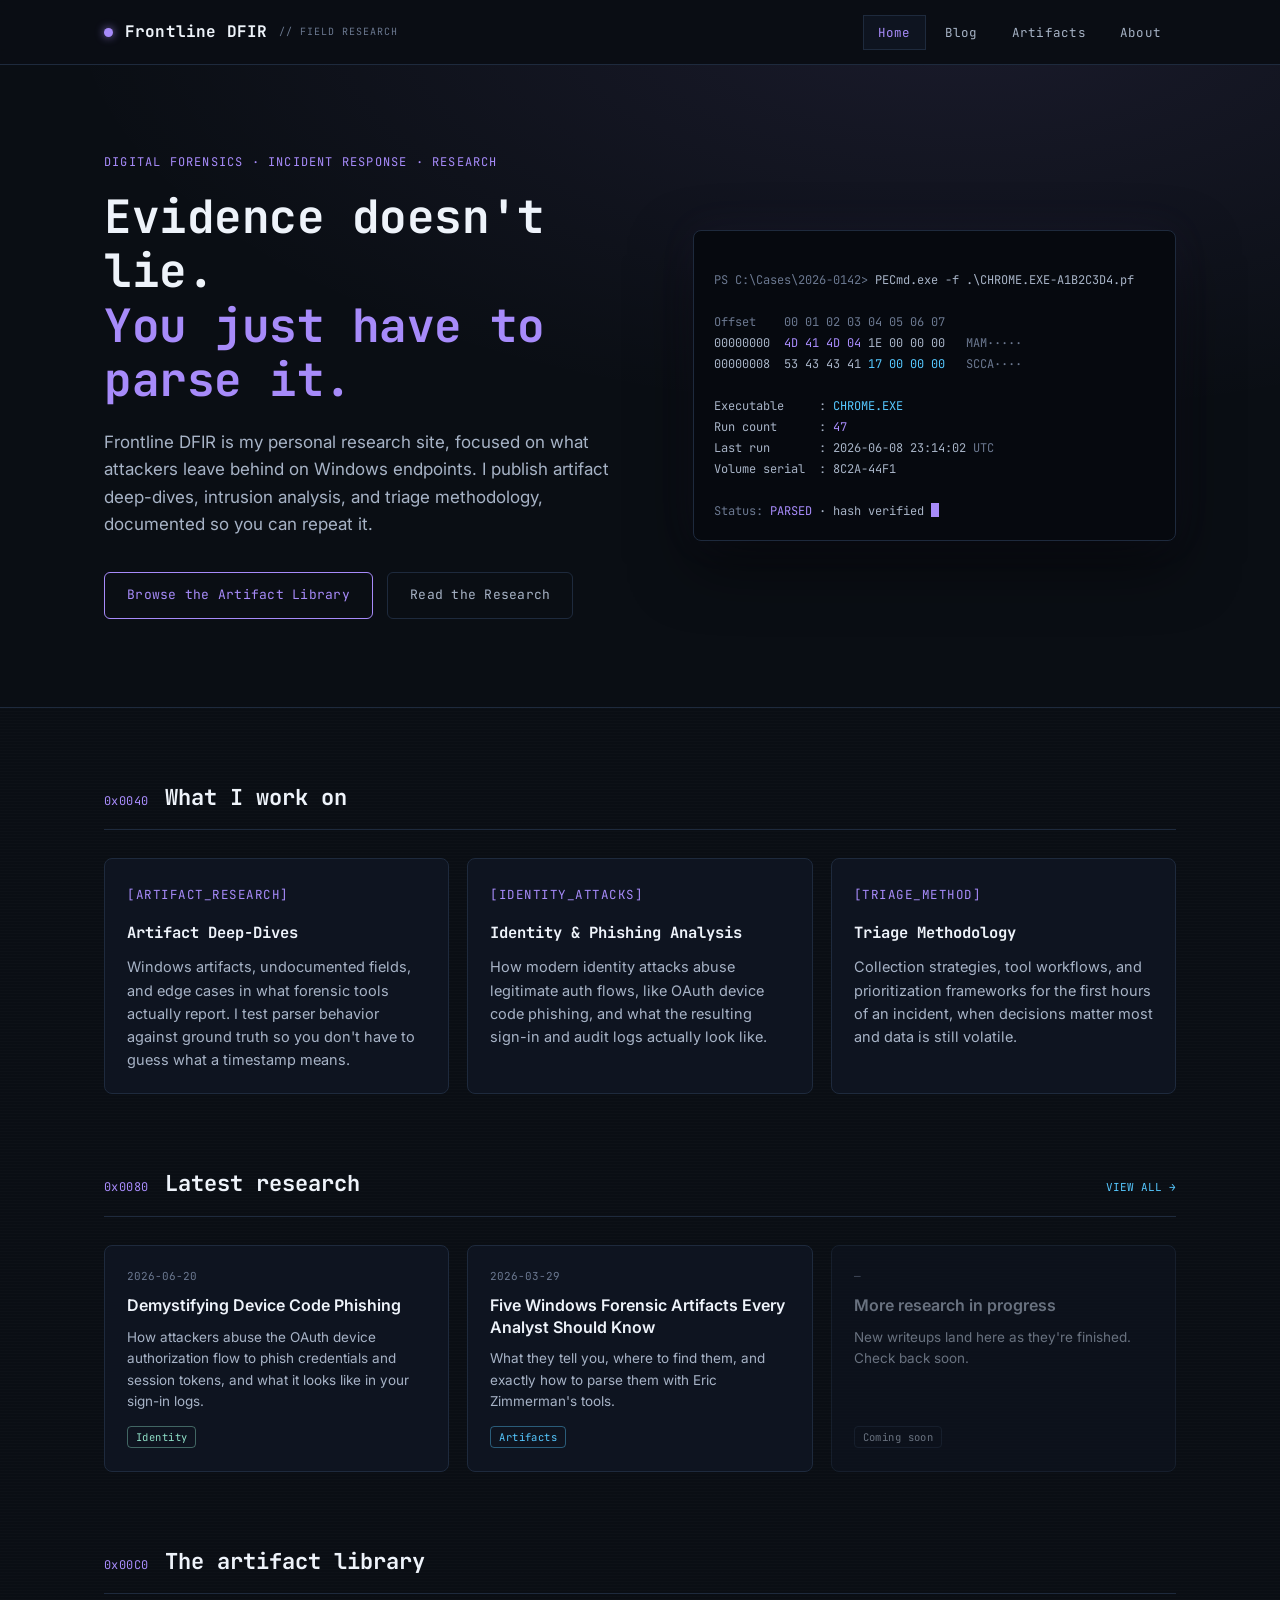
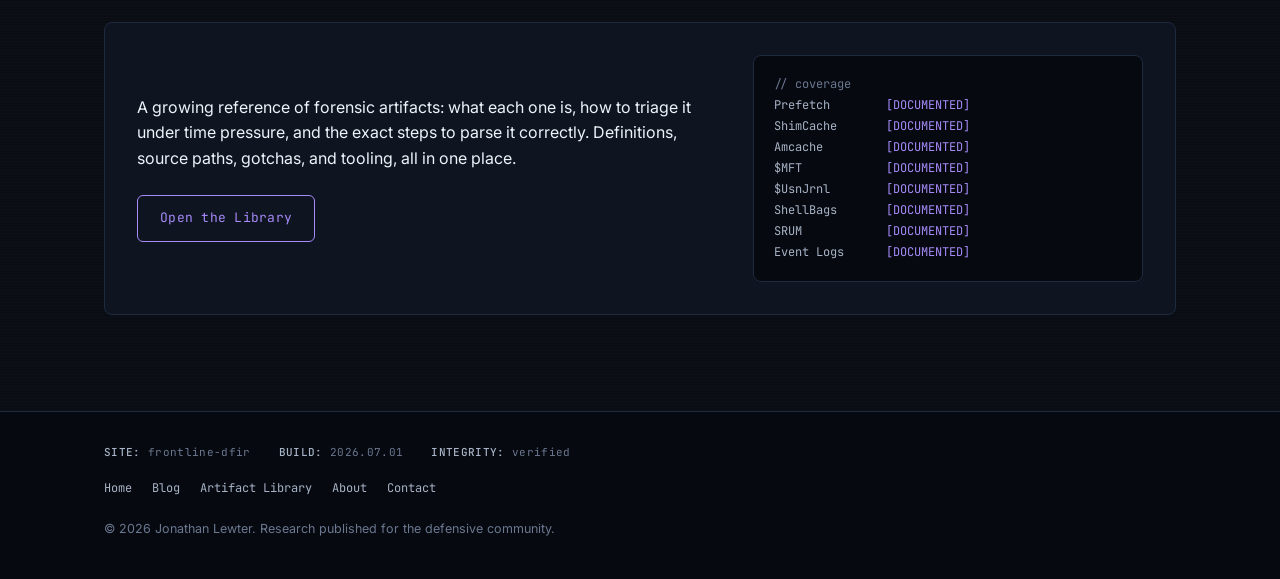
<file: index.html>
<!DOCTYPE html>
<html lang="en">
<head>
<meta charset="UTF-8">
<meta name="viewport" content="width=device-width, initial-scale=1.0">
<title>Frontline DFIR — Jonathan Lewter, Digital Forensics &amp; Incident Response</title>
<meta name="description" content="Frontline DFIR is Jonathan Lewter's DFIR research site: artifact deep-dives, Windows endpoint investigation, and triage methodology.">
<link rel="preconnect" href="https://fonts.googleapis.com">
<link rel="preconnect" href="https://fonts.gstatic.com" crossorigin>
<link href="https://fonts.googleapis.com/css2?family=JetBrains+Mono:wght@400;500;700&family=Inter:wght@400;500;600&display=swap" rel="stylesheet">
<link rel="stylesheet" href="styles.css">
</head>
<body>

<nav class="nav">
  <div class="wrap">
    <a class="brand" href="index.html">
      <span class="led" aria-hidden="true"></span>
      Frontline DFIR <small>// FIELD RESEARCH</small>
    </a>
    <ul class="nav-links">
      <li><a href="index.html" class="active">Home</a></li>
      <li><a href="blog.html">Blog</a></li>
      <li><a href="artifacts.html">Artifacts</a></li>
      <li><a href="about.html">About</a></li>
    </ul>
  </div>
</nav>

<header class="hero">
  <div class="wrap">
    <div>
      <p class="eyebrow">DIGITAL FORENSICS · INCIDENT RESPONSE · RESEARCH</p>
      <h1>Evidence doesn't lie.<br><span class="accent">You just have to parse it.</span></h1>
      <p class="lede">Frontline DFIR is my personal research site, focused on what attackers leave behind on Windows endpoints. I publish artifact deep-dives, intrusion analysis, and triage methodology, documented so you can repeat it.</p>
      <div class="cta-row">
        <a class="btn" href="artifacts.html">Browse the Artifact Library</a>
        <a class="btn ghost" href="blog.html">Read the Research</a>
      </div>
    </div>
    <div class="hexblock" aria-hidden="true">
<span class="dim">PS C:\Cases\2026-0142&gt;</span> PECmd.exe -f .\CHROME.EXE-A1B2C3D4.pf

<span class="dim">Offset    00 01 02 03 04 05 06 07</span>
00000000  <span class="hl">4D 41 4D 04</span> 1E 00 00 00   <span class="dim">MAM·····</span>
00000008  53 43 43 41 <span class="hl2">17 00 00 00</span>   <span class="dim">SCCA····</span>

Executable     : <span class="hl2">CHROME.EXE</span>
Run count      : <span class="hl">47</span>
Last run       : 2026-06-08 23:14:02 <span class="dim">UTC</span>
Volume serial  : 8C2A-44F1

<span class="dim">Status:</span> <span class="hl">PARSED</span> · hash verified <span class="cursor"></span></div>
  </div>
</header>

<main class="wrap">

  <section>
    <div class="sec-head">
      <span class="offset">0x0040</span>
      <h2>What I work on</h2>
    </div>
    <div class="grid-3">
      <div class="card focus-card">
        <span class="glyph">[ARTIFACT_RESEARCH]</span>
        <h3>Artifact Deep-Dives</h3>
        <p>Windows artifacts, undocumented fields, and edge cases in what forensic tools actually report. I test parser behavior against ground truth so you don't have to guess what a timestamp means.</p>
      </div>
      <div class="card focus-card">
        <span class="glyph">[IDENTITY_ATTACKS]</span>
        <h3>Identity &amp; Phishing Analysis</h3>
        <p>How modern identity attacks abuse legitimate auth flows, like OAuth device code phishing, and what the resulting sign-in and audit logs actually look like.</p>
      </div>
      <div class="card focus-card">
        <span class="glyph">[TRIAGE_METHOD]</span>
        <h3>Triage Methodology</h3>
        <p>Collection strategies, tool workflows, and prioritization frameworks for the first hours of an incident, when decisions matter most and data is still volatile.</p>
      </div>
    </div>
  </section>

  <section>
    <div class="sec-head">
      <span class="offset">0x0080</span>
      <h2>Latest research</h2>
      <span class="count"><a href="blog.html">VIEW ALL &rarr;</a></span>
    </div>
    <div class="post-strip">
      <article class="card">
        <time datetime="2026-06-20">2026-06-20</time>
        <h3><a href="posts/device-code-phishing.html">Demystifying Device Code Phishing</a></h3>
        <p>How attackers abuse the OAuth device authorization flow to phish credentials and session tokens, and what it looks like in your sign-in logs.</p>
        <div><span class="tag usr">Identity</span></div>
      </article>
      <article class="card">
        <time datetime="2026-03-29">2026-03-29</time>
        <h3><a href="posts/top-5-dfir-artifacts.html">Five Windows Forensic Artifacts Every Analyst Should Know</a></h3>
        <p>What they tell you, where to find them, and exactly how to parse them with Eric Zimmerman's tools.</p>
        <div><span class="tag fs">Artifacts</span></div>
      </article>
      <article class="card" style="opacity:0.6;">
        <time>&mdash;</time>
        <h3 style="color:var(--muted);">More research in progress</h3>
        <p>New writeups land here as they're finished. Check back soon.</p>
        <div><span class="tag">Coming soon</span></div>
      </article>
    </div>
  </section>

  <section>
    <div class="sec-head">
      <span class="offset">0x00C0</span>
      <h2>The artifact library</h2>
    </div>
    <div class="card" style="display:grid; grid-template-columns: 1.2fr 0.8fr; gap: 32px; align-items: center; padding: 32px;">
      <div>
        <p style="font-size:16px; max-width:58ch;">A growing reference of forensic artifacts: what each one is, how to triage it under time pressure, and the exact steps to parse it correctly. Definitions, source paths, gotchas, and tooling, all in one place.</p>
        <div class="cta-row" style="margin-top:24px;">
          <a class="btn" href="artifacts.html">Open the Library</a>
        </div>
      </div>
      <div class="hexblock" aria-hidden="true"><span class="dim">// coverage</span>
Prefetch        <span class="hl">[DOCUMENTED]</span>
ShimCache       <span class="hl">[DOCUMENTED]</span>
Amcache         <span class="hl">[DOCUMENTED]</span>
$MFT            <span class="hl">[DOCUMENTED]</span>
$UsnJrnl        <span class="hl">[DOCUMENTED]</span>
ShellBags       <span class="hl">[DOCUMENTED]</span>
SRUM            <span class="hl">[DOCUMENTED]</span>
Event Logs      <span class="hl">[DOCUMENTED]</span></div>
    </div>
  </section>

</main>

<footer>
  <div class="wrap">
    <div class="custody">
      <span><b>SITE:</b> frontline-dfir</span>
      <span><b>BUILD:</b> 2026.07.01</span>
      <span><b>INTEGRITY:</b> verified</span>
    </div>
    <div class="foot-links">
      <a href="index.html">Home</a>
      <a href="blog.html">Blog</a>
      <a href="artifacts.html">Artifact Library</a>
      <a href="about.html">About</a>
      <a href="mailto:jlewcareer@gmail.com">Contact</a>
    </div>
    <p class="copyright">&copy; 2026 Jonathan Lewter. Research published for the defensive community.</p>
  </div>
</footer>

</body>
</html>
</file>
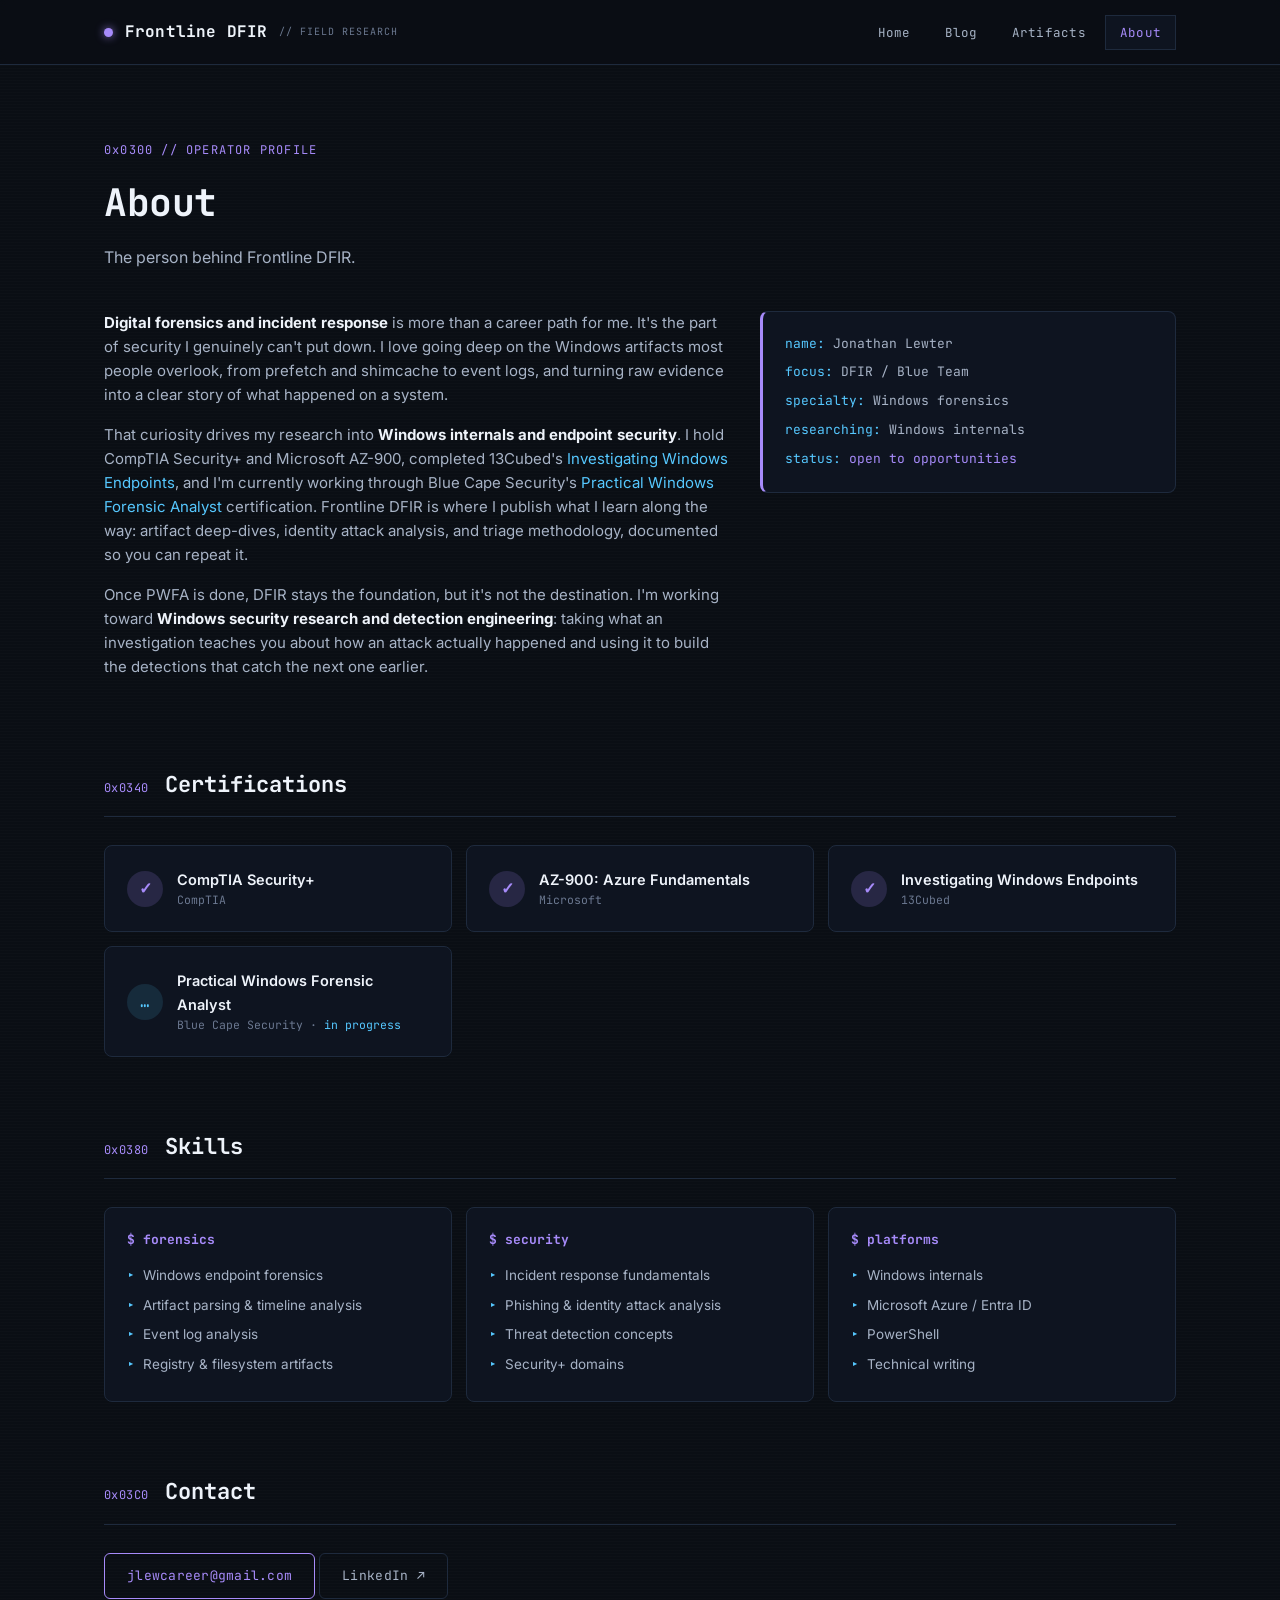
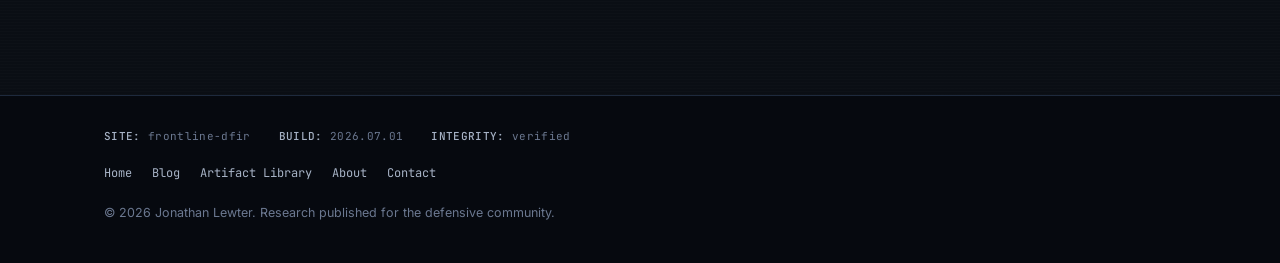
<file: about.html>
<!DOCTYPE html>
<html lang="en">
<head>
<meta charset="UTF-8">
<meta name="viewport" content="width=device-width, initial-scale=1.0">
<title>About — Frontline DFIR</title>
<meta name="description" content="Jonathan Lewter, the person behind Frontline DFIR. Cybersecurity professional focused on digital forensics, incident response, and Windows security research.">
<link rel="preconnect" href="https://fonts.googleapis.com">
<link rel="preconnect" href="https://fonts.gstatic.com" crossorigin>
<link href="https://fonts.googleapis.com/css2?family=JetBrains+Mono:wght@400;500;700&family=Inter:wght@400;500;600&display=swap" rel="stylesheet">
<link rel="stylesheet" href="styles.css">
</head>
<body>

<nav class="nav">
  <div class="wrap">
    <a class="brand" href="index.html">
      <span class="led" aria-hidden="true"></span>
      Frontline DFIR <small>// FIELD RESEARCH</small>
    </a>
    <ul class="nav-links">
      <li><a href="index.html">Home</a></li>
      <li><a href="blog.html">Blog</a></li>
      <li><a href="artifacts.html">Artifacts</a></li>
      <li><a href="about.html" class="active">About</a></li>
    </ul>
  </div>
</nav>

<main class="wrap">

  <header class="page-head">
    <p class="eyebrow">0x0300 // OPERATOR PROFILE</p>
    <h1>About</h1>
    <p>The person behind Frontline DFIR.</p>
  </header>

  <div class="about-grid">
    <div class="about-text">
      <p>
        <strong>Digital forensics and incident response</strong> is more than a career path
        for me. It's the part of security I genuinely can't put down. I love going deep on
        the Windows artifacts most people overlook, from prefetch and shimcache to event
        logs, and turning raw evidence into a clear story of what happened on a system.
      </p>
      <p>
        That curiosity drives my research into <strong>Windows internals and endpoint
        security</strong>. I hold CompTIA Security+ and Microsoft AZ-900, completed 13Cubed's
        <em>Investigating Windows Endpoints</em>, and I'm currently working through Blue Cape
        Security's <em>Practical Windows Forensic Analyst</em> certification. Frontline DFIR
        is where I publish what I learn along the way: artifact deep-dives, identity attack
        analysis, and triage methodology, documented so you can repeat it.
      </p>
      <p>
        Once PWFA is done, DFIR stays the foundation, but it's not the destination. I'm
        working toward <strong>Windows security research and detection engineering</strong>:
        taking what an investigation teaches you about how an attack actually happened and
        using it to build the detections that catch the next one earlier.
      </p>
    </div>
    <div class="card about-card">
      <p class="about-card-line"><span class="key">name:</span> Jonathan Lewter</p>
      <p class="about-card-line"><span class="key">focus:</span> DFIR / Blue Team</p>
      <p class="about-card-line"><span class="key">specialty:</span> Windows forensics</p>
      <p class="about-card-line"><span class="key">researching:</span> Windows internals</p>
      <p class="about-card-line"><span class="key">status:</span> <span class="status-open">open to opportunities</span></p>
    </div>
  </div>

  <section>
    <div class="sec-head">
      <span class="offset">0x0340</span>
      <h2>Certifications</h2>
    </div>
    <div class="certs">
      <div class="card cert">
        <span class="cert-badge">&check;</span>
        <div>
          <h3 class="cert-name">CompTIA Security+</h3>
          <p class="cert-org">CompTIA</p>
        </div>
      </div>
      <div class="card cert">
        <span class="cert-badge">&check;</span>
        <div>
          <h3 class="cert-name">AZ-900: Azure Fundamentals</h3>
          <p class="cert-org">Microsoft</p>
        </div>
      </div>
      <div class="card cert">
        <span class="cert-badge">&check;</span>
        <div>
          <h3 class="cert-name">Investigating Windows Endpoints</h3>
          <p class="cert-org">13Cubed</p>
        </div>
      </div>
      <div class="card cert">
        <span class="cert-badge progress">&hellip;</span>
        <div>
          <h3 class="cert-name">Practical Windows Forensic Analyst</h3>
          <p class="cert-org">Blue Cape Security &middot; <span class="in-progress">in progress</span></p>
        </div>
      </div>
    </div>
  </section>

  <section>
    <div class="sec-head">
      <span class="offset">0x0380</span>
      <h2>Skills</h2>
    </div>
    <div class="skills-groups">
      <div class="card">
        <h3 class="skill-group-title">$ forensics</h3>
        <ul class="skill-list">
          <li>Windows endpoint forensics</li>
          <li>Artifact parsing &amp; timeline analysis</li>
          <li>Event log analysis</li>
          <li>Registry &amp; filesystem artifacts</li>
        </ul>
      </div>
      <div class="card">
        <h3 class="skill-group-title">$ security</h3>
        <ul class="skill-list">
          <li>Incident response fundamentals</li>
          <li>Phishing &amp; identity attack analysis</li>
          <li>Threat detection concepts</li>
          <li>Security+ domains</li>
        </ul>
      </div>
      <div class="card">
        <h3 class="skill-group-title">$ platforms</h3>
        <ul class="skill-list">
          <li>Windows internals</li>
          <li>Microsoft Azure / Entra ID</li>
          <li>PowerShell</li>
          <li>Technical writing</li>
        </ul>
      </div>
    </div>
  </section>

  <section>
    <div class="sec-head">
      <span class="offset">0x03C0</span>
      <h2>Contact</h2>
    </div>
    <div class="cta-row">
      <a class="btn" href="mailto:jlewcareer@gmail.com">jlewcareer@gmail.com</a>
      <a class="btn ghost" href="https://www.linkedin.com/in/jlewt/" target="_blank" rel="noopener noreferrer">LinkedIn &nearr;</a>
    </div>
  </section>

</main>

<footer>
  <div class="wrap">
    <div class="custody">
      <span><b>SITE:</b> frontline-dfir</span>
      <span><b>BUILD:</b> 2026.07.01</span>
      <span><b>INTEGRITY:</b> verified</span>
    </div>
    <div class="foot-links">
      <a href="index.html">Home</a>
      <a href="blog.html">Blog</a>
      <a href="artifacts.html">Artifact Library</a>
      <a href="about.html">About</a>
      <a href="mailto:jlewcareer@gmail.com">Contact</a>
    </div>
    <p class="copyright">&copy; 2026 Jonathan Lewter. Research published for the defensive community.</p>
  </div>
</footer>

</body>
</html>
</file>
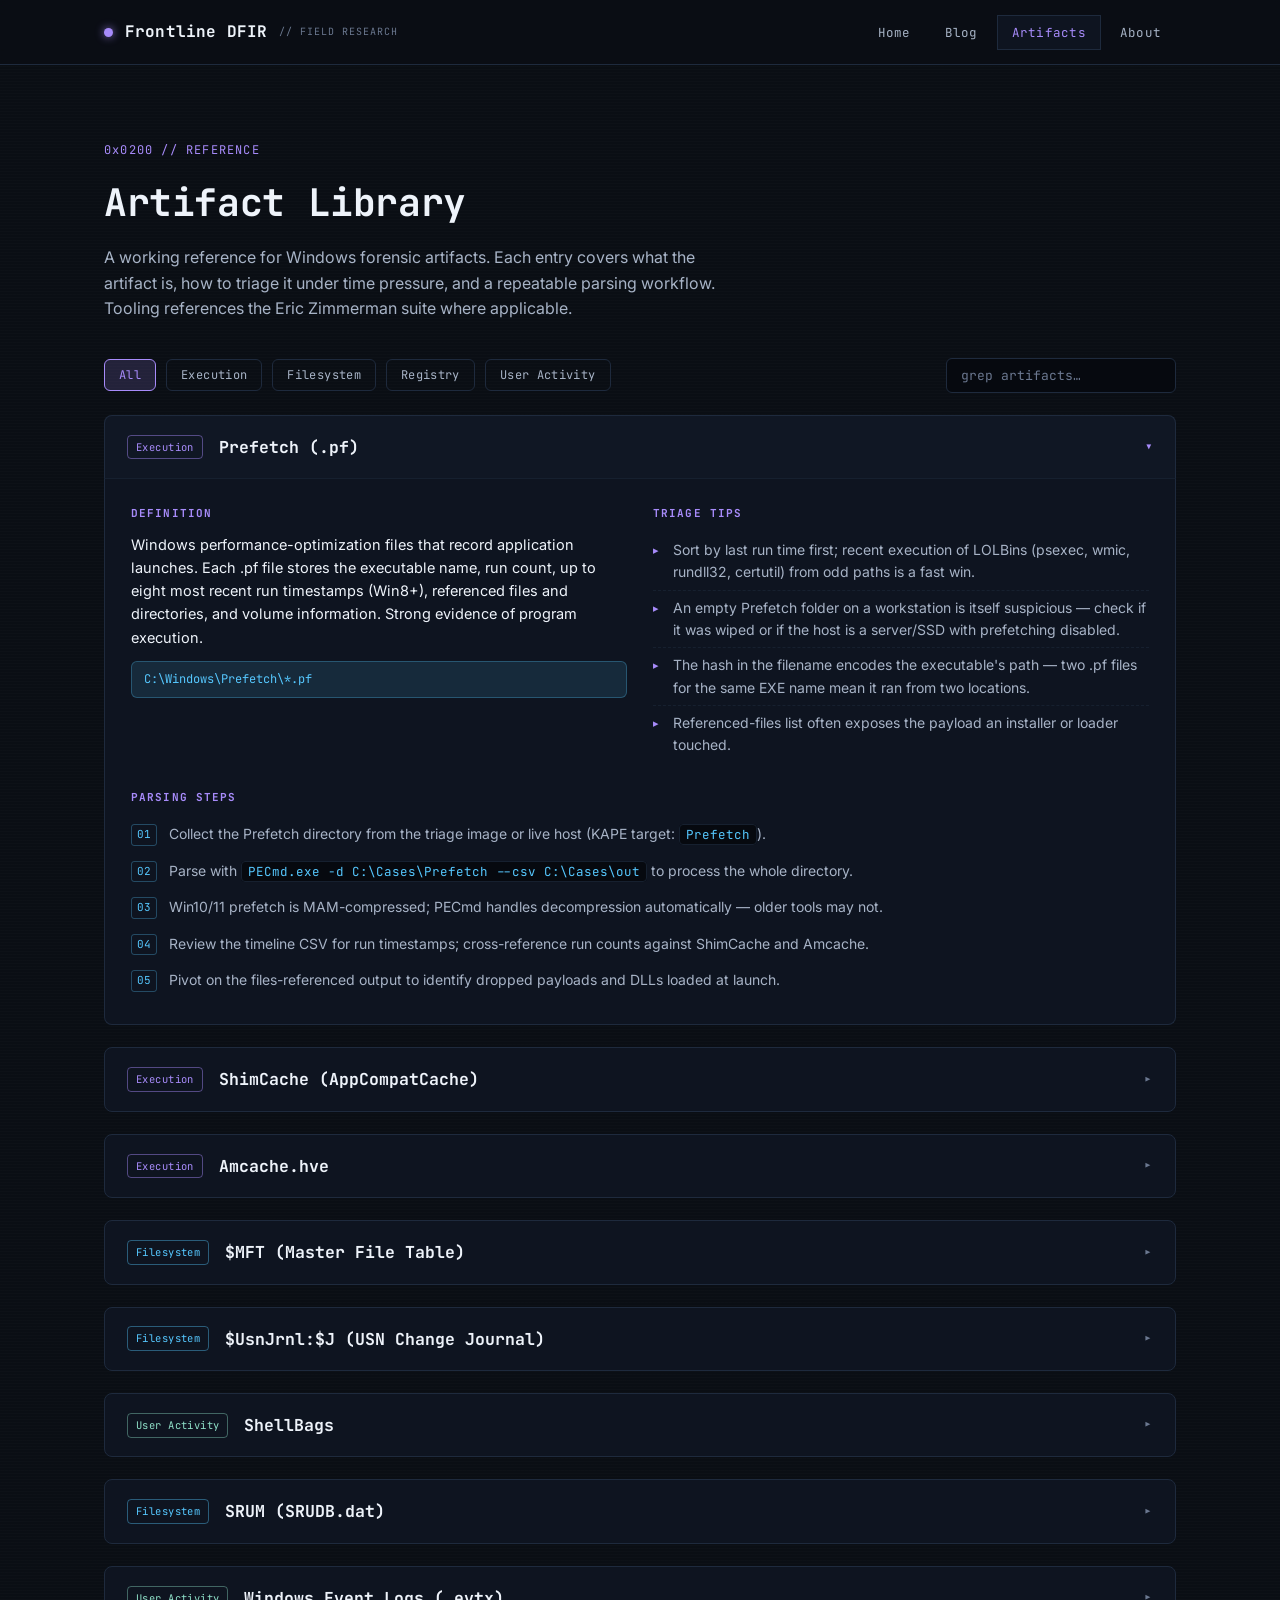
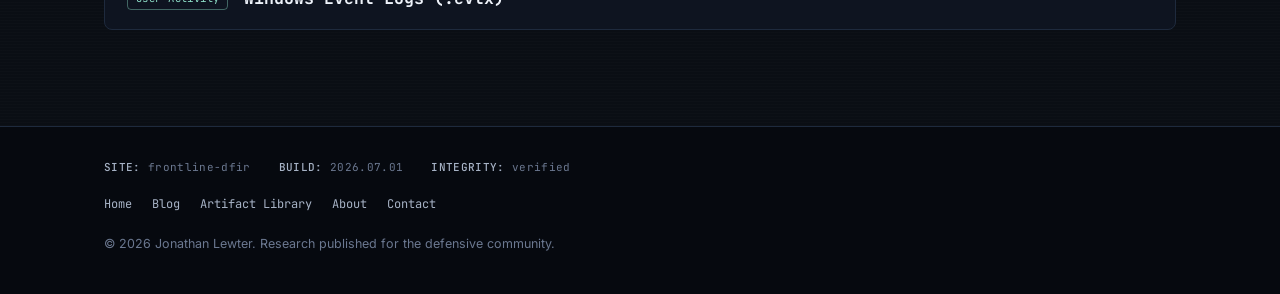
<file: artifacts.html>
<!DOCTYPE html>
<html lang="en">
<head>
<meta charset="UTF-8">
<meta name="viewport" content="width=device-width, initial-scale=1.0">
<title>Artifact Library — Frontline DFIR</title>
<meta name="description" content="A practitioner's reference of forensic artifacts: definitions, triage tips, and parsing steps for Prefetch, ShimCache, Amcache, $MFT, $UsnJrnl, ShellBags, SRUM, and Windows Event Logs.">
<link rel="preconnect" href="https://fonts.googleapis.com">
<link rel="preconnect" href="https://fonts.gstatic.com" crossorigin>
<link href="https://fonts.googleapis.com/css2?family=JetBrains+Mono:wght@400;500;700&family=Inter:wght@400;500;600&display=swap" rel="stylesheet">
<link rel="stylesheet" href="styles.css">
</head>
<body>

<nav class="nav">
  <div class="wrap">
    <a class="brand" href="index.html">
      <span class="led" aria-hidden="true"></span>
      Frontline DFIR <small>// FIELD RESEARCH</small>
    </a>
    <ul class="nav-links">
      <li><a href="index.html">Home</a></li>
      <li><a href="blog.html">Blog</a></li>
      <li><a href="artifacts.html" class="active">Artifacts</a></li>
      <li><a href="about.html">About</a></li>
    </ul>
  </div>
</nav>

<main class="wrap">

  <header class="page-head">
    <p class="eyebrow">0x0200 // REFERENCE</p>
    <h1>Artifact Library</h1>
    <p>A working reference for Windows forensic artifacts. Each entry covers what the artifact is, how to triage it under time pressure, and a repeatable parsing workflow. Tooling references the Eric Zimmerman suite where applicable.</p>
  </header>

  <div class="filter-bar" role="toolbar" aria-label="Filter artifacts">
    <button class="fbtn active" data-filter="all">All</button>
    <button class="fbtn" data-filter="exec">Execution</button>
    <button class="fbtn" data-filter="fs">Filesystem</button>
    <button class="fbtn" data-filter="reg">Registry</button>
    <button class="fbtn" data-filter="usr">User Activity</button>
    <input type="search" id="artifact-search" placeholder="grep artifacts…" aria-label="Search artifacts">
  </div>

  <div id="artifact-list">

  <!-- ===================== PREFETCH ===================== -->
  <details class="artifact" data-cat="exec" open>
    <summary>
      <span class="tag exec">Execution</span>
      <h3>Prefetch (.pf)</h3>
      <span class="chev">▸</span>
    </summary>
    <div class="a-body">
      <div class="a-section">
        <h4>Definition</h4>
        <p>Windows performance-optimization files that record application launches. Each .pf file stores the executable name, run count, up to eight most recent run timestamps (Win8+), referenced files and directories, and volume information. Strong evidence of program execution.</p>
        <div class="src-path">C:\Windows\Prefetch\*.pf</div>
      </div>
      <div class="a-section">
        <h4>Triage Tips</h4>
        <ul>
          <li>Sort by last run time first; recent execution of LOLBins (psexec, wmic, rundll32, certutil) from odd paths is a fast win.</li>
          <li>An empty Prefetch folder on a workstation is itself suspicious — check if it was wiped or if the host is a server/SSD with prefetching disabled.</li>
          <li>The hash in the filename encodes the executable's path — two .pf files for the same EXE name mean it ran from two locations.</li>
          <li>Referenced-files list often exposes the payload an installer or loader touched.</li>
        </ul>
      </div>
      <div class="a-section full">
        <h4>Parsing Steps</h4>
        <ol>
          <li>Collect the Prefetch directory from the triage image or live host (KAPE target: <code>Prefetch</code>).</li>
          <li>Parse with <code>PECmd.exe -d C:\Cases\Prefetch --csv C:\Cases\out</code> to process the whole directory.</li>
          <li>Win10/11 prefetch is MAM-compressed; PECmd handles decompression automatically — older tools may not.</li>
          <li>Review the timeline CSV for run timestamps; cross-reference run counts against ShimCache and Amcache.</li>
          <li>Pivot on the files-referenced output to identify dropped payloads and DLLs loaded at launch.</li>
        </ol>
      </div>
    </div>
  </details>

  <!-- ===================== SHIMCACHE ===================== -->
  <details class="artifact" data-cat="exec reg">
    <summary>
      <span class="tag exec">Execution</span>
      <h3>ShimCache (AppCompatCache)</h3>
      <span class="chev">▸</span>
    </summary>
    <div class="a-body">
      <div class="a-section">
        <h4>Definition</h4>
        <p>The Application Compatibility Cache, stored in the SYSTEM registry hive. Records full file paths and the file's $SI last-modified time for executables the OS has examined. On Windows 8+ an entry proves the file existed at that path — not that it executed.</p>
        <div class="src-path">SYSTEM\CurrentControlSet\Control\Session Manager\AppCompatCache</div>
      </div>
      <div class="a-section">
        <h4>Triage Tips</h4>
        <ul>
          <li>Entries are only flushed to the registry on shutdown/reboot — a live hive may be missing the most recent activity. Pull volatile data or check hive transaction logs.</li>
          <li>Report it as evidence of presence, not execution; corroborate with Prefetch or Amcache before claiming a binary ran.</li>
          <li>Entry order is significant on some Windows versions — newer entries sit at the top.</li>
          <li>Great for spotting renamed tools: the path survives even if the file was deleted.</li>
        </ul>
      </div>
      <div class="a-section full">
        <h4>Parsing Steps</h4>
        <ol>
          <li>Acquire the SYSTEM hive plus its transaction logs (<code>SYSTEM.LOG1</code>, <code>SYSTEM.LOG2</code>).</li>
          <li>Replay dirty hives first — <code>AppCompatCacheParser</code> and registry tools handle this with the logs present.</li>
          <li>Run <code>AppCompatCacheParser.exe -f SYSTEM --csv C:\Cases\out</code>.</li>
          <li>Check entries in every ControlSet, not just the current one — older sets can hold deleted history.</li>
          <li>Stack the output with Amcache and Prefetch results to build an execution-evidence matrix per binary.</li>
        </ol>
      </div>
    </div>
  </details>

  <!-- ===================== AMCACHE ===================== -->
  <details class="artifact" data-cat="exec reg">
    <summary>
      <span class="tag exec">Execution</span>
      <h3>Amcache.hve</h3>
      <span class="chev">▸</span>
    </summary>
    <div class="a-body">
      <div class="a-section">
        <h4>Definition</h4>
        <p>A registry hive populated by application-compatibility processes. Its InventoryApplicationFile entries record full path, file size, version metadata, and a SHA-1 hash (of the first ~31MB) for executables observed on the system — including files that have since been deleted.</p>
        <div class="src-path">C:\Windows\AppCompat\Programs\Amcache.hve</div>
      </div>
      <div class="a-section">
        <h4>Triage Tips</h4>
        <ul>
          <li>The free SHA-1 is the headline: pivot every unrecognized hash through VirusTotal or internal threat intel immediately.</li>
          <li>Entry creation is event-driven (compatibility scans), so timestamps reflect inventory time, not first execution — be careful in reporting.</li>
          <li>Hashes of large files are truncated at ~31MB of input; a mismatch with the file on disk isn't automatically tampering.</li>
          <li>Look for unsigned binaries in user-writable paths (Downloads, Temp, ProgramData).</li>
        </ul>
      </div>
      <div class="a-section full">
        <h4>Parsing Steps</h4>
        <ol>
          <li>Collect <code>Amcache.hve</code> and its .LOG transaction files from <code>C:\Windows\AppCompat\Programs\</code>.</li>
          <li>Parse with <code>AmcacheParser.exe -f Amcache.hve -i --csv C:\Cases\out</code> (<code>-i</code> includes program entries).</li>
          <li>Extract the SHA-1 column and batch-query your intel sources.</li>
          <li>Join results against ShimCache/Prefetch by path to upgrade "present" findings toward "executed."</li>
          <li>Review DriverBinary entries for suspicious or vulnerable drivers (BYOVD tradecraft).</li>
        </ol>
      </div>
    </div>
  </details>

  <!-- ===================== $MFT ===================== -->
  <details class="artifact" data-cat="fs">
    <summary>
      <span class="tag fs">Filesystem</span>
      <h3>$MFT (Master File Table)</h3>
      <span class="chev">▸</span>
    </summary>
    <div class="a-body">
      <div class="a-section">
        <h4>Definition</h4>
        <p>The core NTFS metadata structure: one record per file and directory on the volume, holding names, sizes, timestamps ($STANDARD_INFORMATION and $FILE_NAME), and data run locations. Small files may be resident — stored entirely inside the MFT record itself.</p>
        <div class="src-path">\\.\C:\$MFT  (volume root, hidden system file)</div>
      </div>
      <div class="a-section">
        <h4>Triage Tips</h4>
        <ul>
          <li>Compare $SI vs $FN timestamps: $SI is trivially timestomped via API, $FN generally is not. Divergence is a red flag.</li>
          <li>Deleted-but-not-overwritten records persist; an MFT pull recovers names and metadata of removed tooling.</li>
          <li>Resident data means tiny files (scripts, configs, beacons under ~700 bytes) can be recovered straight from the MFT.</li>
          <li>Filter on creation times within the intrusion window and paths like Temp, ProgramData, Public, and PerfLogs.</li>
        </ul>
      </div>
      <div class="a-section full">
        <h4>Parsing Steps</h4>
        <ol>
          <li>Acquire <code>$MFT</code> with a raw-capable collector (KAPE target: <code>$MFT</code>) — standard copy won't read it.</li>
          <li>Parse with <code>MFTECmd.exe -f $MFT --csv C:\Cases\out</code>.</li>
          <li>Generate a bodyfile or load the CSV into Timeline Explorer; filter to the incident window.</li>
          <li>Flag records where $FN creation predates $SI creation, or where $SI has zeroed sub-second precision (common timestomp tell).</li>
          <li>Cross-reference suspicious entries against $UsnJrnl to recover rename/delete history.</li>
        </ol>
      </div>
    </div>
  </details>

  <!-- ===================== USNJRNL ===================== -->
  <details class="artifact" data-cat="fs">
    <summary>
      <span class="tag fs">Filesystem</span>
      <h3>$UsnJrnl:$J (USN Change Journal)</h3>
      <span class="chev">▸</span>
    </summary>
    <div class="a-body">
      <div class="a-section">
        <h4>Definition</h4>
        <p>NTFS's change journal: an append-only log of file system operations (create, delete, rename, data overwrite, attribute change) with timestamps and reason codes. It records actions, not just final state — making it the volume's short-term memory.</p>
        <div class="src-path">\$Extend\$UsnJrnl  (alternate data stream $J)</div>
      </div>
      <div class="a-section">
        <h4>Triage Tips</h4>
        <ul>
          <li>Look for rapid create→rename→delete sequences — classic staging and cleanup behavior.</li>
          <li>Journal records survive after the file itself is gone; this is often the only proof a tool ever existed.</li>
          <li>Retention is typically days to weeks on a busy volume — collect it early before it rolls.</li>
          <li>Mass FILE_DELETE + DATA_OVERWRITE reason codes in a tight window can mark ransomware detonation or wiper activity.</li>
        </ul>
      </div>
      <div class="a-section full">
        <h4>Parsing Steps</h4>
        <ol>
          <li>Collect the <code>$J</code> stream (KAPE target: <code>$J</code>); it's sparse, so expect a large logical size with smaller real data.</li>
          <li>Parse with <code>MFTECmd.exe -f $J --csv C:\Cases\out</code> — supply <code>-m $MFT</code> as well to resolve full paths.</li>
          <li>Filter by reason codes of interest: <code>FileCreate</code>, <code>FileDelete</code>, <code>RenameNewName</code>.</li>
          <li>Reconstruct lifecycles for files of interest by following their MFT entry/sequence numbers through the journal.</li>
          <li>Merge with the MFT timeline to expose timestomping and deleted-file activity.</li>
        </ol>
      </div>
    </div>
  </details>

  <!-- ===================== SHELLBAGS ===================== -->
  <details class="artifact" data-cat="usr reg">
    <summary>
      <span class="tag usr">User Activity</span>
      <h3>ShellBags</h3>
      <span class="chev">▸</span>
    </summary>
    <div class="a-body">
      <div class="a-section">
        <h4>Definition</h4>
        <p>Registry structures that store Explorer folder-view preferences. As a side effect they record which folders a user account browsed interactively — including folders on removable media, network shares, and paths that have since been deleted.</p>
        <div class="src-path">USRCLASS.DAT → Local Settings\Software\Microsoft\Windows\Shell\BagMRU</div>
      </div>
      <div class="a-section">
        <h4>Triage Tips</h4>
        <ul>
          <li>Per-user artifact: pull <code>USRCLASS.DAT</code> (and <code>NTUSER.DAT</code>) for every account of interest, including local admin accounts attackers favor.</li>
          <li>Evidence of interactive, hands-on-keyboard browsing — strong signal when distinguishing human operators from automated malware.</li>
          <li>Traversal into staging paths (e.g. <code>C:\PerfLogs</code>, <code>C:\Users\Public</code>) or to UNC paths of other hosts maps lateral interest.</li>
          <li>MRU ordering and timestamps let you sequence which folders were opened most recently.</li>
        </ul>
      </div>
      <div class="a-section full">
        <h4>Parsing Steps</h4>
        <ol>
          <li>Collect <code>USRCLASS.DAT</code> from <code>%LocalAppData%\Microsoft\Windows\</code> plus transaction logs for each account.</li>
          <li>Parse with <code>SBECmd.exe -d C:\Cases\hives --csv C:\Cases\out</code> (or interactively in ShellBags Explorer).</li>
          <li>Note First Interacted / Last Interacted timestamps and absolute paths, flagging deleted or removable-media paths.</li>
          <li>Sequence folder access alongside logon sessions from event logs to attribute activity to a session.</li>
          <li>Diff ShellBag paths against the current filesystem to enumerate folders the attacker removed.</li>
        </ol>
      </div>
    </div>
  </details>

  <!-- ===================== SRUM ===================== -->
  <details class="artifact" data-cat="fs exec">
    <summary>
      <span class="tag fs">Filesystem</span>
      <h3>SRUM (SRUDB.dat)</h3>
      <span class="chev">▸</span>
    </summary>
    <div class="a-body">
      <div class="a-section">
        <h4>Definition</h4>
        <p>The System Resource Usage Monitor, an ESE database recording roughly 30–60 days of per-application resource accounting: network bytes sent/received per app per hour, process CPU time, and the user SID responsible. Effectively built-in flight-recorder telemetry.</p>
        <div class="src-path">C:\Windows\System32\sru\SRUDB.dat</div>
      </div>
      <div class="a-section">
        <h4>Triage Tips</h4>
        <ul>
          <li>Use network-usage tables to bound data exfiltration: bytes-sent per application per hour is hard evidence when flow logs are missing.</li>
          <li>A high-upload entry from an unexpected binary (or a renamed archiver) is a fast exfil lead.</li>
          <li>Data is flushed from memory to the database roughly hourly — the last hour before shutdown may be absent.</li>
          <li>Attribution: each entry ties to a user SID, helping pin activity to a compromised account.</li>
        </ul>
      </div>
      <div class="a-section full">
        <h4>Parsing Steps</h4>
        <ol>
          <li>Collect <code>SRUDB.dat</code> plus the SOFTWARE hive (needed to resolve interface and profile IDs).</li>
          <li>If the ESE database is dirty, repair it first: <code>esentutl /r sru /i</code> then <code>esentutl /p SRUDB.dat</code> on a working copy.</li>
          <li>Parse with <code>SrumECmd.exe -f SRUDB.dat -r SOFTWARE --csv C:\Cases\out</code>.</li>
          <li>Sort NetworkUsage output by bytes sent within the incident window; convert totals into exfil estimates.</li>
          <li>Correlate spikes with Prefetch run times and firewall/proxy logs to identify the exfil channel.</li>
        </ol>
      </div>
    </div>
  </details>

  <!-- ===================== EVENT LOGS ===================== -->
  <details class="artifact" data-cat="usr exec">
    <summary>
      <span class="tag usr">User Activity</span>
      <h3>Windows Event Logs (.evtx)</h3>
      <span class="chev">▸</span>
    </summary>
    <div class="a-body">
      <div class="a-section">
        <h4>Definition</h4>
        <p>The native Windows logging system: binary XML records across hundreds of channels covering authentication, service installs, scheduled tasks, PowerShell activity, RDP sessions, and more. The backbone of most intrusion timelines.</p>
        <div class="src-path">C:\Windows\System32\winevt\Logs\*.evtx</div>
      </div>
      <div class="a-section">
        <h4>Triage Tips</h4>
        <ul>
          <li>First-pass channels: Security, System, PowerShell/Operational, TaskScheduler, TerminalServices-LocalSessionManager, Sysmon if present.</li>
          <li>High-value IDs: 4624/4625 (logons), 4672 (privileged logon), 7045 (service install), 4698 (scheduled task), 1102 (audit log cleared).</li>
          <li>Event ID 1102 or large gaps in record numbers indicate log clearing — treat the gap itself as a finding and pivot to forwarded logs or VSS copies.</li>
          <li>Type 3 logons with NTLM from workstation-to-workstation are a classic lateral movement signature.</li>
        </ul>
      </div>
      <div class="a-section full">
        <h4>Parsing Steps</h4>
        <ol>
          <li>Collect the full <code>winevt\Logs</code> directory (KAPE target: <code>EventLogs</code>) — don't cherry-pick channels at collection time.</li>
          <li>Parse with <code>EvtxECmd.exe -d C:\Cases\Logs --csv C:\Cases\out</code> using the community maps for field normalization.</li>
          <li>Load into Timeline Explorer; filter to the incident window and the high-value Event IDs above.</li>
          <li>Build a logon-session table (4624 + LogonID) to anchor every other artifact to an authenticated session.</li>
          <li>Check volume shadow copies for .evtx versions predating any log clearing.</li>
        </ol>
      </div>
    </div>
  </details>

  </div><!-- /artifact-list -->

  <p id="no-results" style="display:none; margin-top:32px; font-family:var(--mono); color:var(--faint); font-size:13px;">// no artifacts match — adjust the filter or search term</p>

</main>

<footer>
  <div class="wrap">
    <div class="custody">
      <span><b>SITE:</b> frontline-dfir</span>
      <span><b>BUILD:</b> 2026.07.01</span>
      <span><b>INTEGRITY:</b> verified</span>
    </div>
    <div class="foot-links">
      <a href="index.html">Home</a>
      <a href="blog.html">Blog</a>
      <a href="artifacts.html">Artifact Library</a>
      <a href="about.html">About</a>
      <a href="mailto:jlewcareer@gmail.com">Contact</a>
    </div>
    <p class="copyright">&copy; 2026 Jonathan Lewter. Research published for the defensive community.</p>
  </div>
</footer>

<script>
  // Category filter + search
  const buttons = document.querySelectorAll('.fbtn');
  const search = document.getElementById('artifact-search');
  const artifacts = document.querySelectorAll('.artifact');
  const noResults = document.getElementById('no-results');
  let activeFilter = 'all';

  function applyFilters() {
    const q = search.value.trim().toLowerCase();
    let visible = 0;
    artifacts.forEach(a => {
      const cats = a.dataset.cat.split(' ');
      const matchesCat = activeFilter === 'all' || cats.includes(activeFilter);
      const matchesText = !q || a.textContent.toLowerCase().includes(q);
      const show = matchesCat && matchesText;
      a.style.display = show ? '' : 'none';
      if (show) visible++;
    });
    noResults.style.display = visible === 0 ? 'block' : 'none';
  }

  buttons.forEach(btn => {
    btn.addEventListener('click', () => {
      buttons.forEach(b => b.classList.remove('active'));
      btn.classList.add('active');
      activeFilter = btn.dataset.filter;
      applyFilters();
    });
  });
  search.addEventListener('input', applyFilters);
</script>

</body>
</html>
</file>
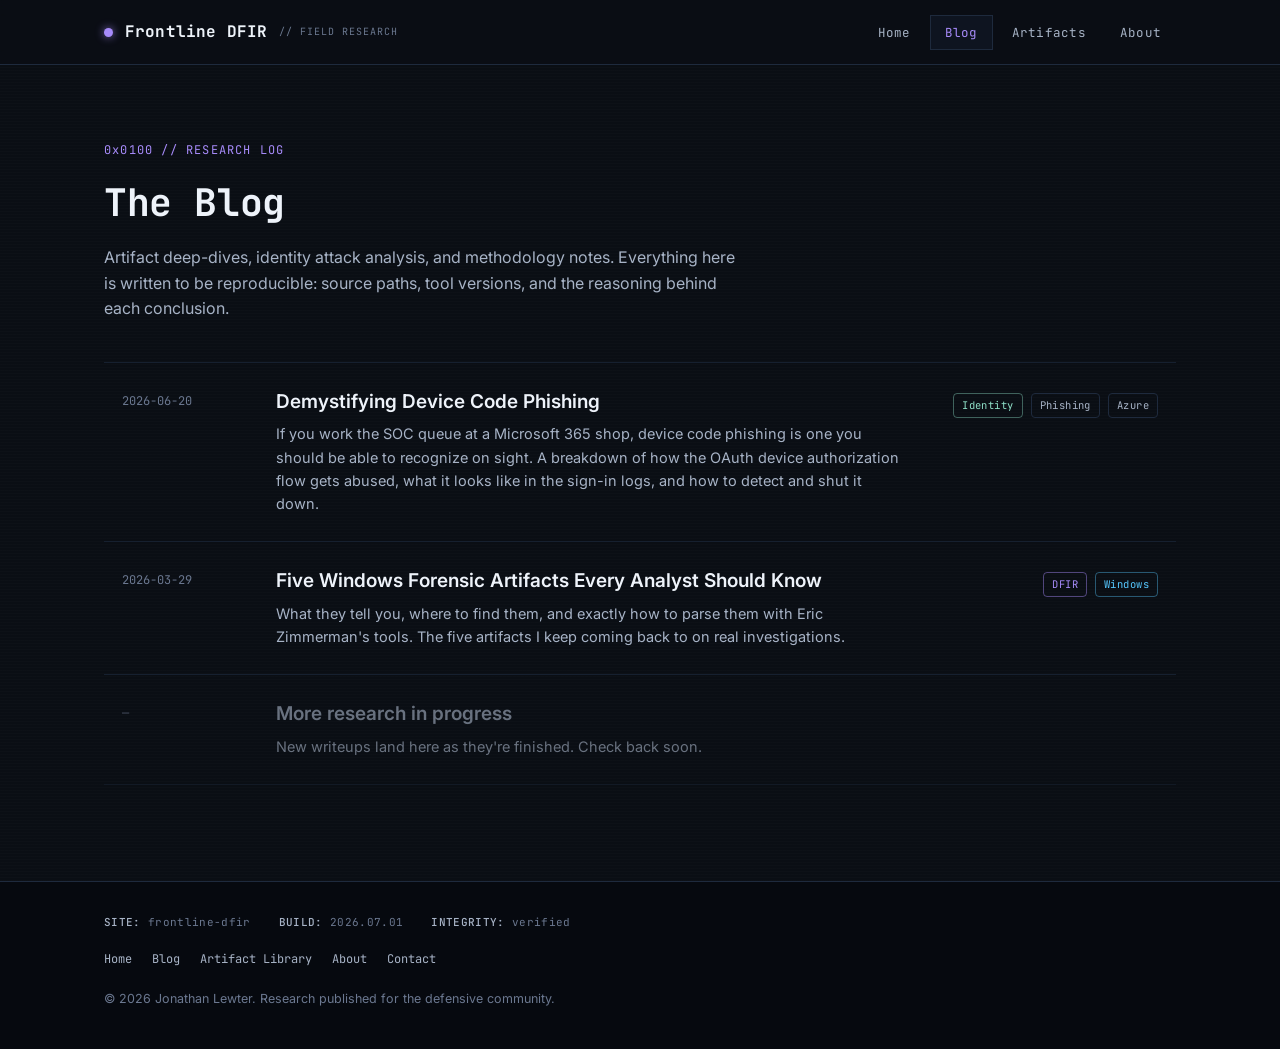
<file: blog.html>
<!DOCTYPE html>
<html lang="en">
<head>
<meta charset="UTF-8">
<meta name="viewport" content="width=device-width, initial-scale=1.0">
<title>Research Blog — Frontline DFIR</title>
<meta name="description" content="Hands-on DFIR research from Jonathan Lewter: artifact analysis, identity attack analysis, and triage methodology.">
<link rel="preconnect" href="https://fonts.googleapis.com">
<link rel="preconnect" href="https://fonts.gstatic.com" crossorigin>
<link href="https://fonts.googleapis.com/css2?family=JetBrains+Mono:wght@400;500;700&family=Inter:wght@400;500;600&display=swap" rel="stylesheet">
<link rel="stylesheet" href="styles.css">
</head>
<body>

<nav class="nav">
  <div class="wrap">
    <a class="brand" href="index.html">
      <span class="led" aria-hidden="true"></span>
      Frontline DFIR <small>// FIELD RESEARCH</small>
    </a>
    <ul class="nav-links">
      <li><a href="index.html">Home</a></li>
      <li><a href="blog.html" class="active">Blog</a></li>
      <li><a href="artifacts.html">Artifacts</a></li>
      <li><a href="about.html">About</a></li>
    </ul>
  </div>
</nav>

<main class="wrap">

  <header class="page-head">
    <p class="eyebrow">0x0100 // RESEARCH LOG</p>
    <h1>The Blog</h1>
    <p>Artifact deep-dives, identity attack analysis, and methodology notes. Everything here is written to be reproducible: source paths, tool versions, and the reasoning behind each conclusion.</p>
  </header>

  <div class="post-list">

    <article class="post-row">
      <time datetime="2026-06-20">2026-06-20</time>
      <div>
        <h2><a href="posts/device-code-phishing.html">Demystifying Device Code Phishing</a></h2>
        <p>If you work the SOC queue at a Microsoft 365 shop, device code phishing is one you should be able to recognize on sight. A breakdown of how the OAuth device authorization flow gets abused, what it looks like in the sign-in logs, and how to detect and shut it down.</p>
      </div>
      <div class="tags"><span class="tag usr">Identity</span><span class="tag">Phishing</span><span class="tag">Azure</span></div>
    </article>

    <article class="post-row">
      <time datetime="2026-03-29">2026-03-29</time>
      <div>
        <h2><a href="posts/top-5-dfir-artifacts.html">Five Windows Forensic Artifacts Every Analyst Should Know</a></h2>
        <p>What they tell you, where to find them, and exactly how to parse them with Eric Zimmerman's tools. The five artifacts I keep coming back to on real investigations.</p>
      </div>
      <div class="tags"><span class="tag exec">DFIR</span><span class="tag fs">Windows</span></div>
    </article>

    <article class="post-row soon">
      <time>&mdash;</time>
      <div>
        <h2><a href="#" tabindex="-1">More research in progress</a></h2>
        <p>New writeups land here as they're finished. Check back soon.</p>
      </div>
      <div class="tags"></div>
    </article>

  </div>

</main>

<footer>
  <div class="wrap">
    <div class="custody">
      <span><b>SITE:</b> frontline-dfir</span>
      <span><b>BUILD:</b> 2026.07.01</span>
      <span><b>INTEGRITY:</b> verified</span>
    </div>
    <div class="foot-links">
      <a href="index.html">Home</a>
      <a href="blog.html">Blog</a>
      <a href="artifacts.html">Artifact Library</a>
      <a href="about.html">About</a>
      <a href="mailto:jlewcareer@gmail.com">Contact</a>
    </div>
    <p class="copyright">&copy; 2026 Jonathan Lewter. Research published for the defensive community.</p>
  </div>
</footer>

</body>
</html>
</file>
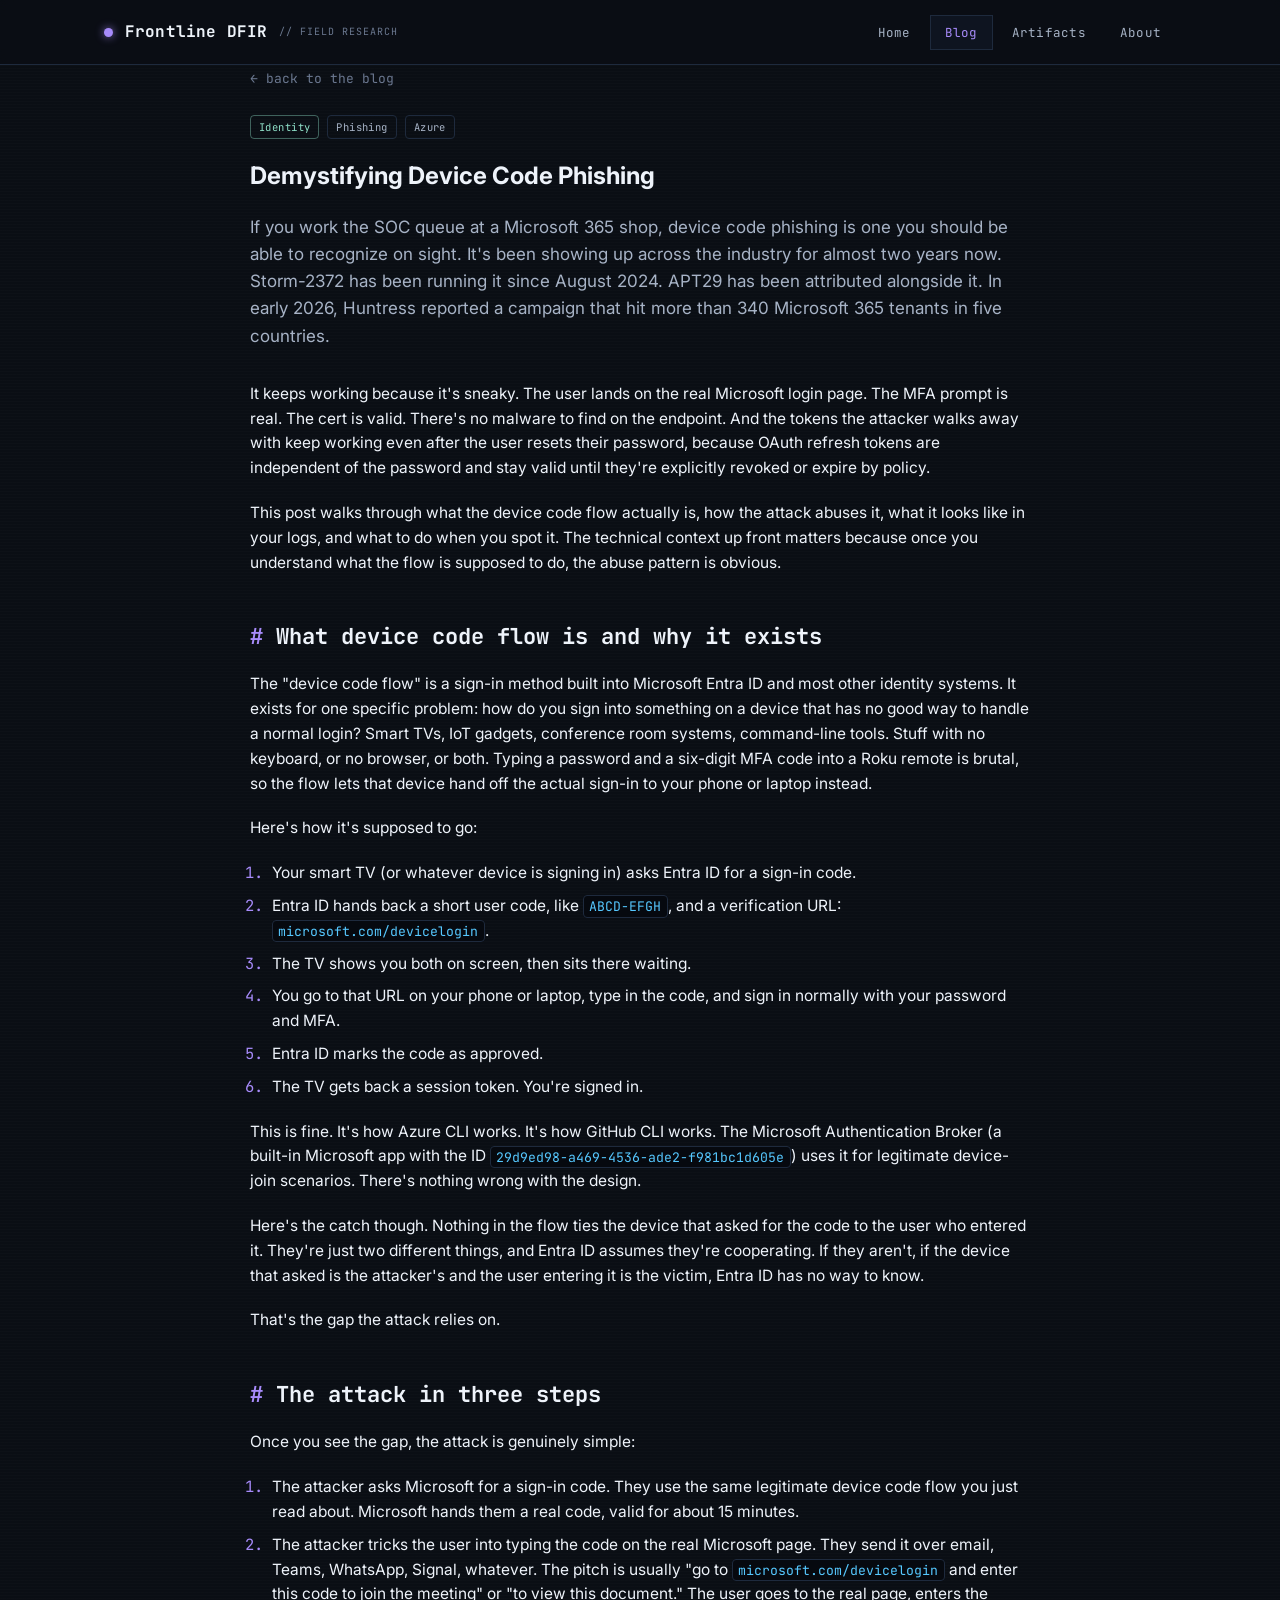
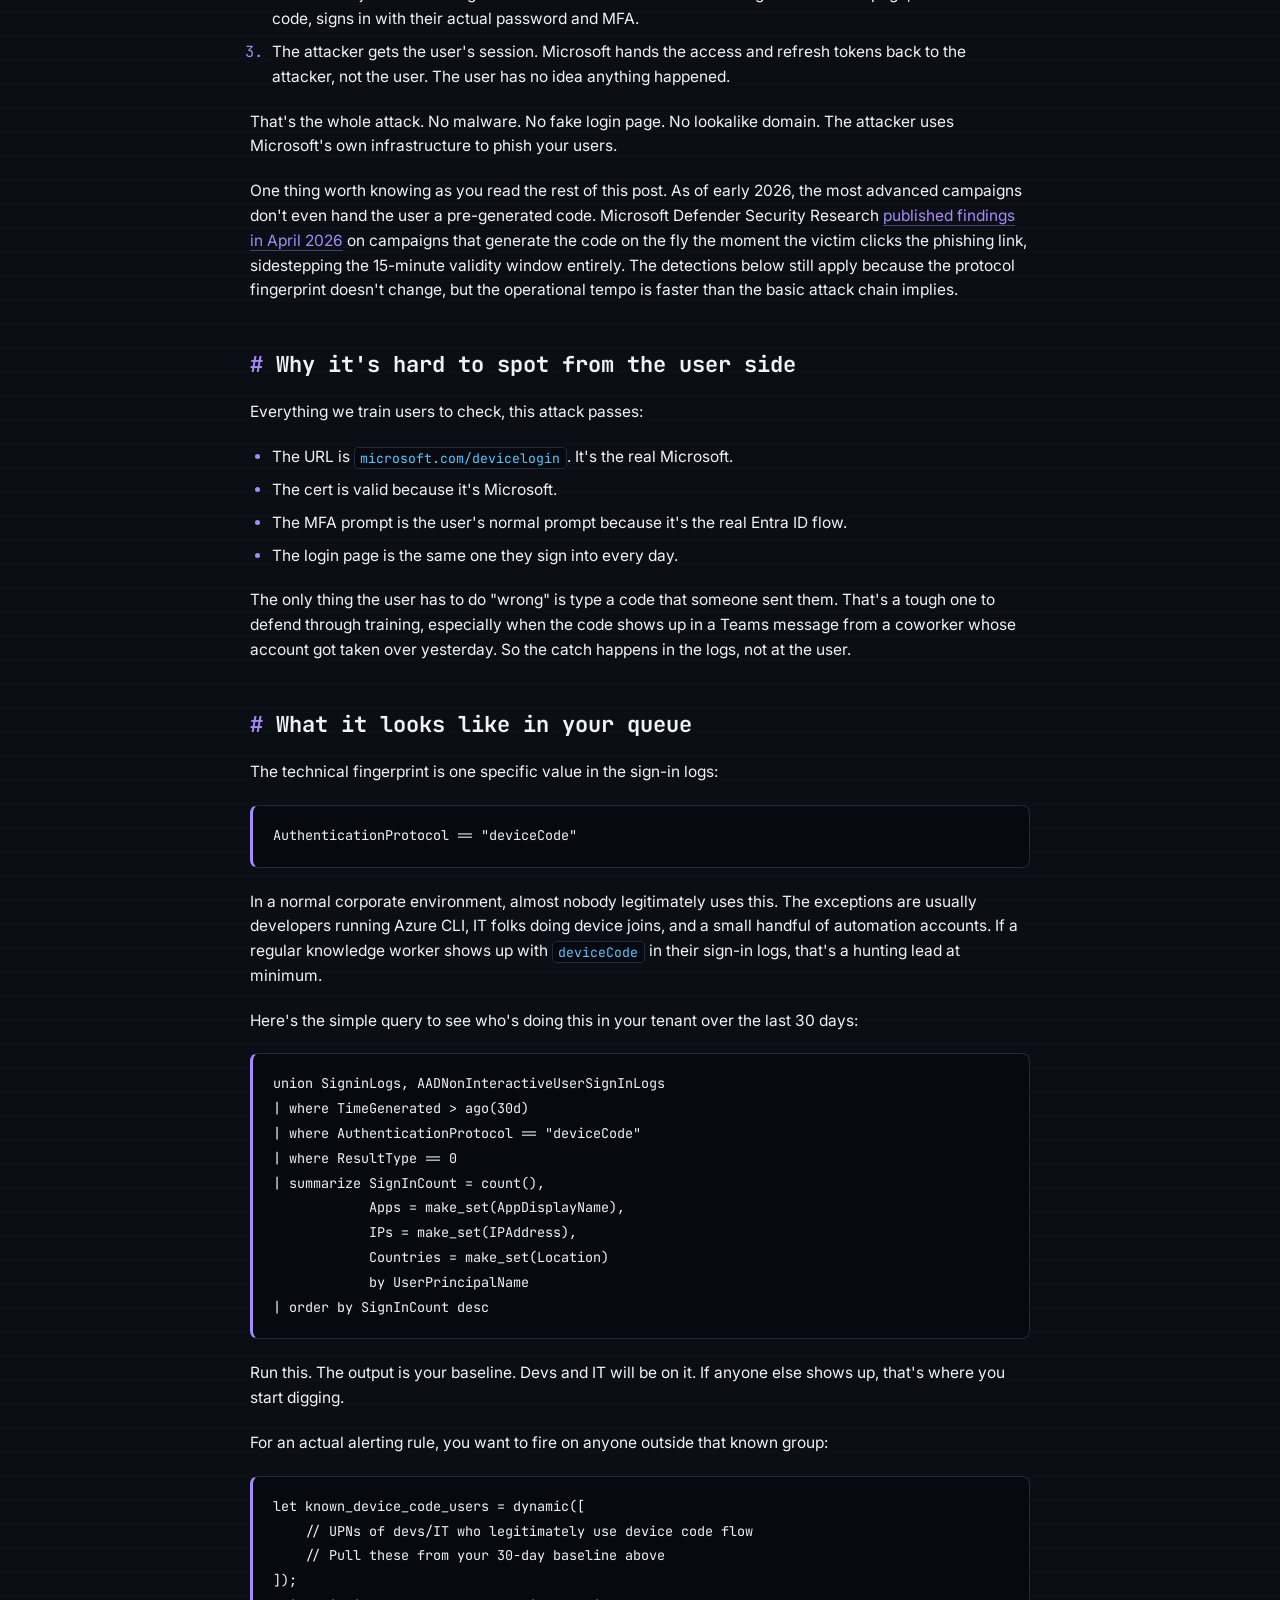
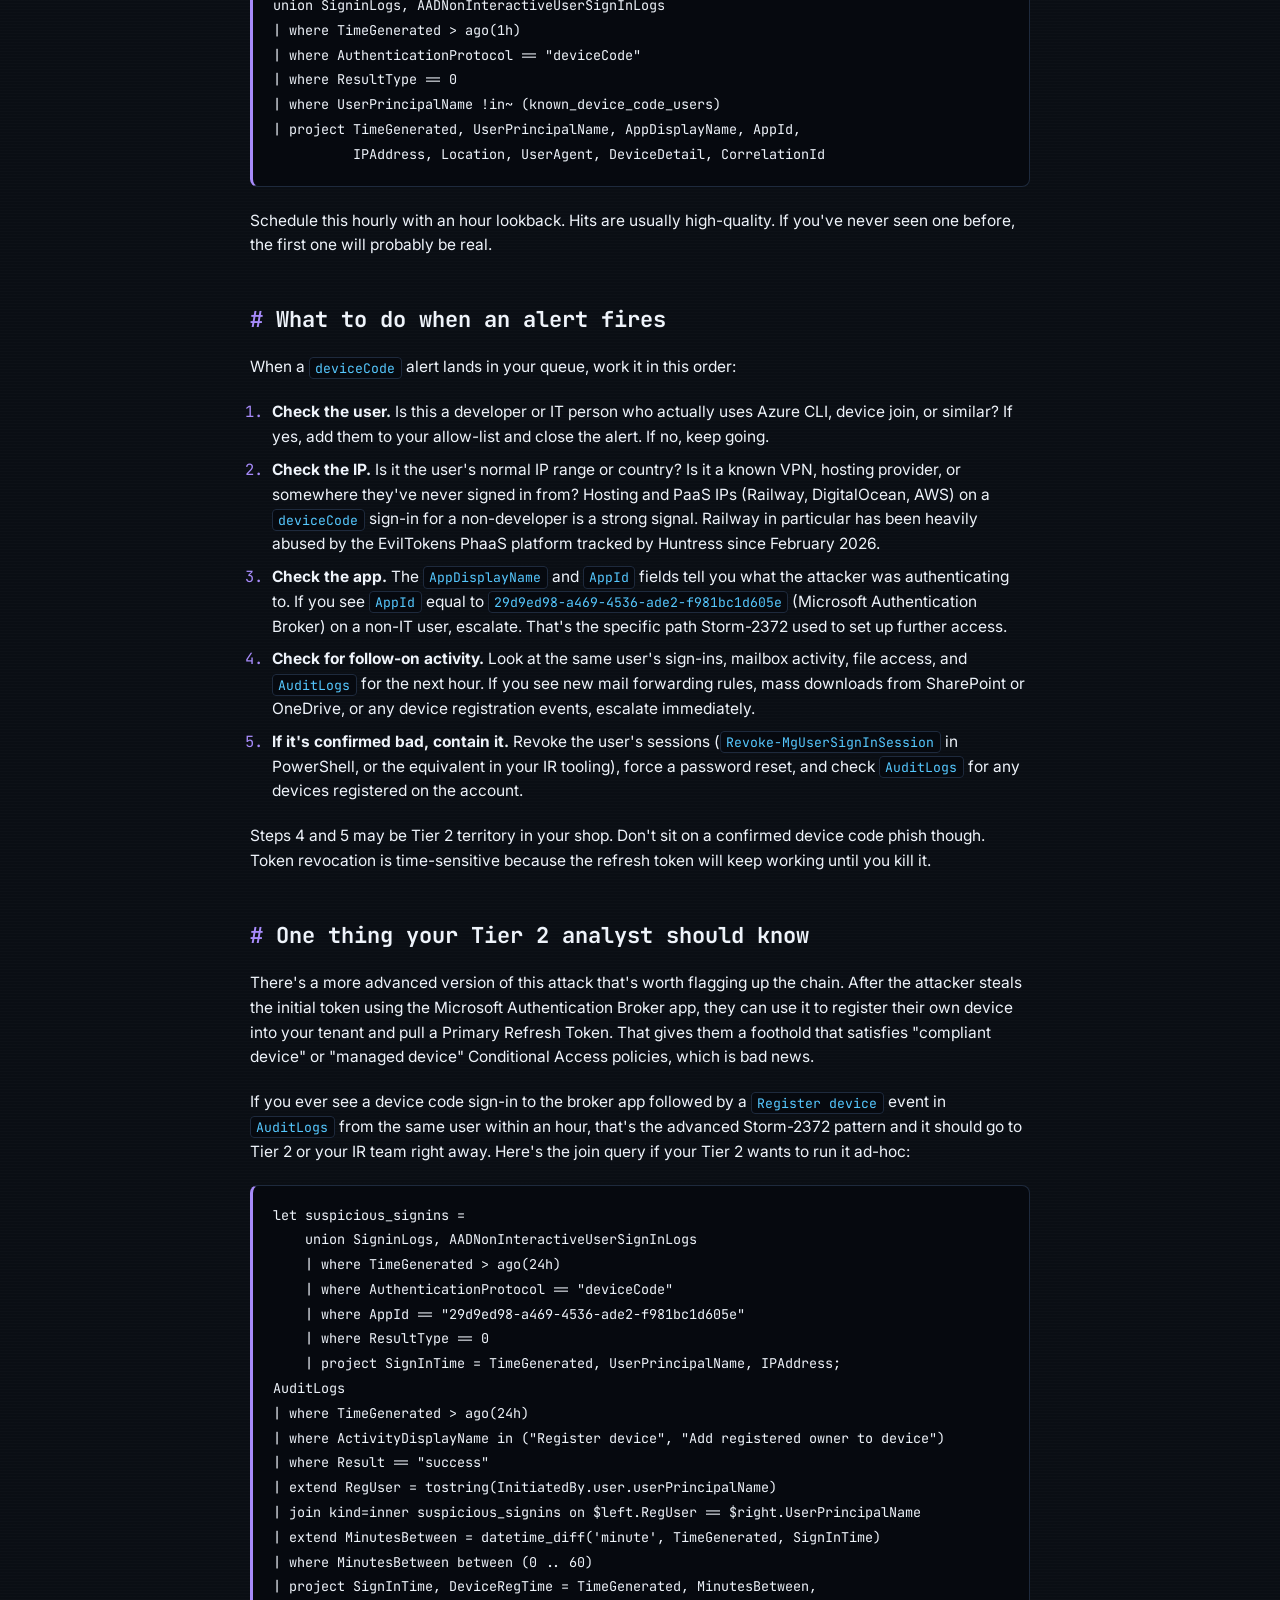
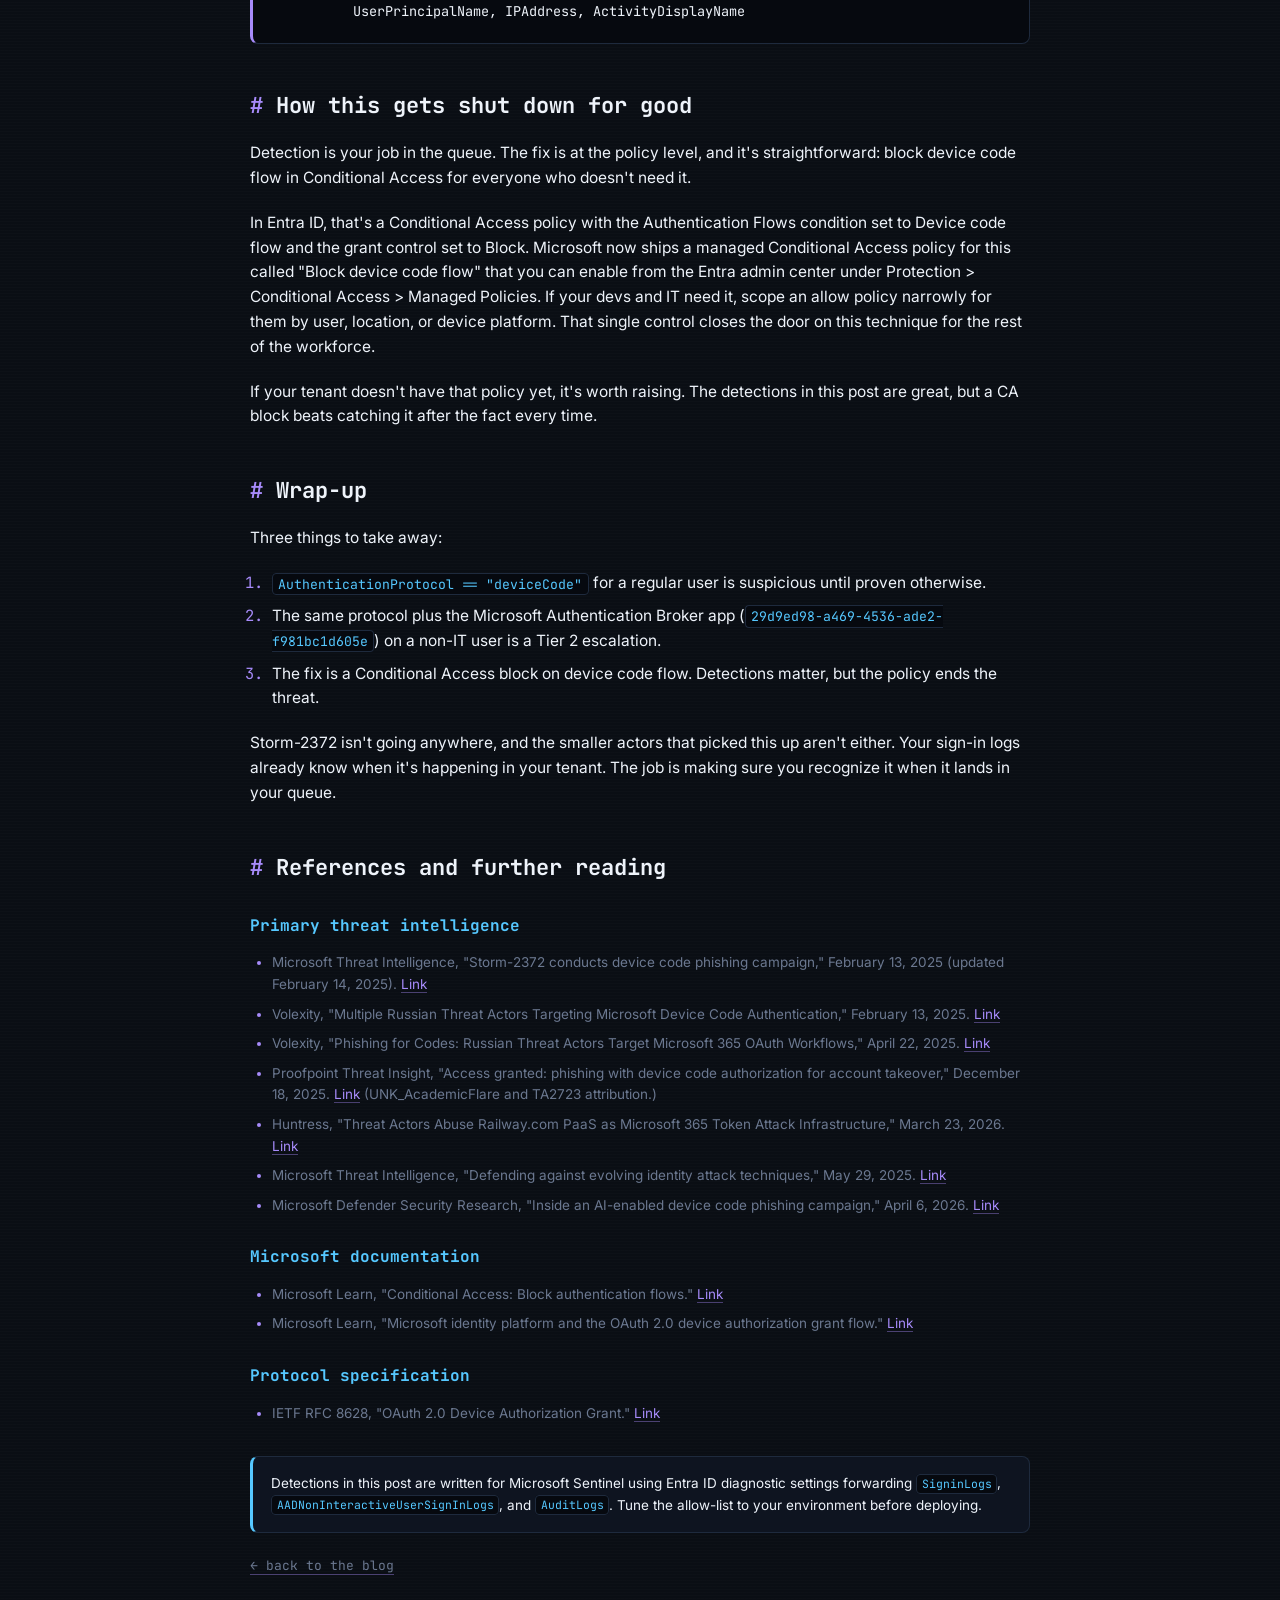
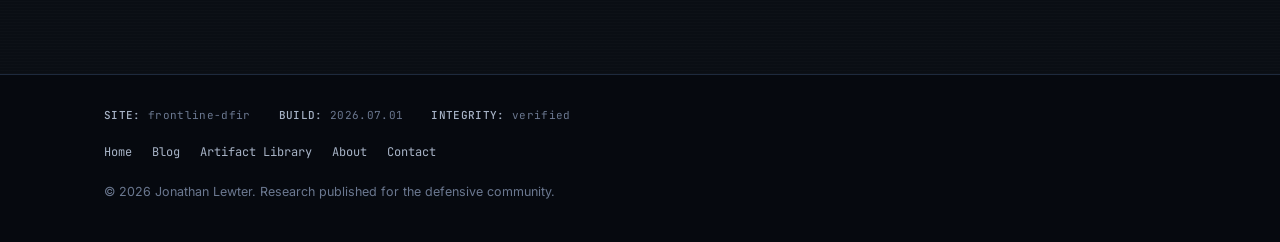
<file: posts/device-code-phishing.html>
<!DOCTYPE html>
<html lang="en">
<head>
<meta charset="UTF-8">
<meta name="viewport" content="width=device-width, initial-scale=1.0">
<title>Demystifying Device Code Phishing — Frontline DFIR</title>
<meta name="description" content="What the device code flow is, how attackers abuse it against Microsoft 365 tenants, what it looks like in your sign-in logs, and how to respond and block it.">
<link rel="preconnect" href="https://fonts.googleapis.com">
<link rel="preconnect" href="https://fonts.gstatic.com" crossorigin>
<link href="https://fonts.googleapis.com/css2?family=JetBrains+Mono:wght@400;500;700&family=Inter:wght@400;500;600&display=swap" rel="stylesheet">
<link rel="stylesheet" href="../styles.css">
</head>
<body>

<nav class="nav">
  <div class="wrap">
    <a class="brand" href="../index.html">
      <span class="led" aria-hidden="true"></span>
      Frontline DFIR <small>// FIELD RESEARCH</small>
    </a>
    <ul class="nav-links">
      <li><a href="../index.html">Home</a></li>
      <li><a href="../blog.html" class="active">Blog</a></li>
      <li><a href="../artifacts.html">Artifacts</a></li>
      <li><a href="../about.html">About</a></li>
    </ul>
  </div>
</nav>

<main class="wrap">
  <article class="post-article">
    <a class="back-link" href="../blog.html">&larr; back to the blog</a>

    <header>
      <div class="post-tags">
        <span class="tag usr">Identity</span>
        <span class="tag">Phishing</span>
        <span class="tag">Azure</span>
      </div>
      <h1 class="page-head" style="padding:18px 0 0;">Demystifying Device Code Phishing</h1>
      <p class="post-lede">
        If you work the SOC queue at a Microsoft 365 shop, device code phishing is one you
        should be able to recognize on sight. It's been showing up across the industry for
        almost two years now. Storm-2372 has been running it since August 2024. APT29 has
        been attributed alongside it. In early 2026, Huntress reported a campaign that hit
        more than 340 Microsoft 365 tenants in five countries.
      </p>
    </header>

    <div class="post-body">
      <p>
        It keeps working because it's sneaky. The user lands on the real Microsoft login
        page. The MFA prompt is real. The cert is valid. There's no malware to find on the
        endpoint. And the tokens the attacker walks away with keep working even after the
        user resets their password, because OAuth refresh tokens are independent of the
        password and stay valid until they're explicitly revoked or expire by policy.
      </p>
      <p>
        This post walks through what the device code flow actually is, how the attack abuses
        it, what it looks like in your logs, and what to do when you spot it. The technical
        context up front matters because once you understand what the flow is supposed to do,
        the abuse pattern is obvious.
      </p>

      <h2>What device code flow is and why it exists</h2>
      <p>
        The "device code flow" is a sign-in method built into Microsoft Entra ID and most
        other identity systems. It exists for one specific problem: how do you sign into
        something on a device that has no good way to handle a normal login? Smart TVs, IoT
        gadgets, conference room systems, command-line tools. Stuff with no keyboard, or no
        browser, or both. Typing a password and a six-digit MFA code into a Roku remote is
        brutal, so the flow lets that device hand off the actual sign-in to your phone or
        laptop instead.
      </p>
      <p>Here's how it's supposed to go:</p>
      <ol>
        <li>Your smart TV (or whatever device is signing in) asks Entra ID for a sign-in code.</li>
        <li>Entra ID hands back a short user code, like <code>ABCD-EFGH</code>, and a verification URL: <code>microsoft.com/devicelogin</code>.</li>
        <li>The TV shows you both on screen, then sits there waiting.</li>
        <li>You go to that URL on your phone or laptop, type in the code, and sign in normally with your password and MFA.</li>
        <li>Entra ID marks the code as approved.</li>
        <li>The TV gets back a session token. You're signed in.</li>
      </ol>
      <p>
        This is fine. It's how Azure CLI works. It's how GitHub CLI works. The Microsoft
        Authentication Broker (a built-in Microsoft app with the ID
        <code>29d9ed98-a469-4536-ade2-f981bc1d605e</code>) uses it for legitimate device-join
        scenarios. There's nothing wrong with the design.
      </p>
      <p>
        Here's the catch though. Nothing in the flow ties the device that asked for the code
        to the user who entered it. They're just two different things, and Entra ID assumes
        they're cooperating. If they aren't, if the device that asked is the attacker's and
        the user entering it is the victim, Entra ID has no way to know.
      </p>
      <p>That's the gap the attack relies on.</p>

      <h2>The attack in three steps</h2>
      <p>Once you see the gap, the attack is genuinely simple:</p>
      <ol>
        <li>
          The attacker asks Microsoft for a sign-in code. They use the same legitimate device
          code flow you just read about. Microsoft hands them a real code, valid for about 15
          minutes.
        </li>
        <li>
          The attacker tricks the user into typing the code on the real Microsoft page. They
          send it over email, Teams, WhatsApp, Signal, whatever. The pitch is usually "go to
          <code>microsoft.com/devicelogin</code> and enter this code to join the meeting" or
          "to view this document." The user goes to the real page, enters the code, signs in
          with their actual password and MFA.
        </li>
        <li>
          The attacker gets the user's session. Microsoft hands the access and refresh tokens
          back to the attacker, not the user. The user has no idea anything happened.
        </li>
      </ol>
      <p>
        That's the whole attack. No malware. No fake login page. No lookalike domain. The
        attacker uses Microsoft's own infrastructure to phish your users.
      </p>
      <p>
        One thing worth knowing as you read the rest of this post. As of early 2026, the most
        advanced campaigns don't even hand the user a pre-generated code. Microsoft Defender
        Security Research
        <a href="https://www.microsoft.com/en-us/security/blog/2026/04/06/ai-enabled-device-code-phishing-campaign-april-2026/" target="_blank" rel="noopener noreferrer">published findings in April 2026</a>
        on campaigns that generate the code on the fly the moment the victim clicks the
        phishing link, sidestepping the 15-minute validity window entirely. The detections
        below still apply because the protocol fingerprint doesn't change, but the operational
        tempo is faster than the basic attack chain implies.
      </p>

      <h2>Why it's hard to spot from the user side</h2>
      <p>Everything we train users to check, this attack passes:</p>
      <ul>
        <li>The URL is <code>microsoft.com/devicelogin</code>. It's the real Microsoft.</li>
        <li>The cert is valid because it's Microsoft.</li>
        <li>The MFA prompt is the user's normal prompt because it's the real Entra ID flow.</li>
        <li>The login page is the same one they sign into every day.</li>
      </ul>
      <p>
        The only thing the user has to do "wrong" is type a code that someone sent them.
        That's a tough one to defend through training, especially when the code shows up in a
        Teams message from a coworker whose account got taken over yesterday. So the catch
        happens in the logs, not at the user.
      </p>

      <h2>What it looks like in your queue</h2>
      <p>The technical fingerprint is one specific value in the sign-in logs:</p>
      <pre><code>AuthenticationProtocol == "deviceCode"</code></pre>
      <p>
        In a normal corporate environment, almost nobody legitimately uses this. The
        exceptions are usually developers running Azure CLI, IT folks doing device joins, and
        a small handful of automation accounts. If a regular knowledge worker shows up with
        <code>deviceCode</code> in their sign-in logs, that's a hunting lead at minimum.
      </p>
      <p>Here's the simple query to see who's doing this in your tenant over the last 30 days:</p>
      <pre><code>union SigninLogs, AADNonInteractiveUserSignInLogs
| where TimeGenerated &gt; ago(30d)
| where AuthenticationProtocol == "deviceCode"
| where ResultType == 0
| summarize SignInCount = count(),
            Apps = make_set(AppDisplayName),
            IPs = make_set(IPAddress),
            Countries = make_set(Location)
            by UserPrincipalName
| order by SignInCount desc</code></pre>
      <p>
        Run this. The output is your baseline. Devs and IT will be on it. If anyone else shows
        up, that's where you start digging.
      </p>
      <p>For an actual alerting rule, you want to fire on anyone outside that known group:</p>
      <pre><code>let known_device_code_users = dynamic([
    // UPNs of devs/IT who legitimately use device code flow
    // Pull these from your 30-day baseline above
]);
union SigninLogs, AADNonInteractiveUserSignInLogs
| where TimeGenerated &gt; ago(1h)
| where AuthenticationProtocol == "deviceCode"
| where ResultType == 0
| where UserPrincipalName !in~ (known_device_code_users)
| project TimeGenerated, UserPrincipalName, AppDisplayName, AppId,
          IPAddress, Location, UserAgent, DeviceDetail, CorrelationId</code></pre>
      <p>
        Schedule this hourly with an hour lookback. Hits are usually high-quality. If you've
        never seen one before, the first one will probably be real.
      </p>

      <h2>What to do when an alert fires</h2>
      <p>When a <code>deviceCode</code> alert lands in your queue, work it in this order:</p>
      <ol>
        <li>
          <strong>Check the user.</strong> Is this a developer or IT person who actually uses
          Azure CLI, device join, or similar? If yes, add them to your allow-list and close
          the alert. If no, keep going.
        </li>
        <li>
          <strong>Check the IP.</strong> Is it the user's normal IP range or country? Is it a
          known VPN, hosting provider, or somewhere they've never signed in from? Hosting and
          PaaS IPs (Railway, DigitalOcean, AWS) on a <code>deviceCode</code> sign-in for a
          non-developer is a strong signal. Railway in particular has been heavily abused by
          the EvilTokens PhaaS platform tracked by Huntress since February 2026.
        </li>
        <li>
          <strong>Check the app.</strong> The <code>AppDisplayName</code> and <code>AppId</code>
          fields tell you what the attacker was authenticating to. If you see <code>AppId</code>
          equal to <code>29d9ed98-a469-4536-ade2-f981bc1d605e</code> (Microsoft Authentication
          Broker) on a non-IT user, escalate. That's the specific path Storm-2372 used to set
          up further access.
        </li>
        <li>
          <strong>Check for follow-on activity.</strong> Look at the same user's sign-ins,
          mailbox activity, file access, and <code>AuditLogs</code> for the next hour. If you
          see new mail forwarding rules, mass downloads from SharePoint or OneDrive, or any
          device registration events, escalate immediately.
        </li>
        <li>
          <strong>If it's confirmed bad, contain it.</strong> Revoke the user's sessions
          (<code>Revoke-MgUserSignInSession</code> in PowerShell, or the equivalent in your IR
          tooling), force a password reset, and check <code>AuditLogs</code> for any devices
          registered on the account.
        </li>
      </ol>
      <p>
        Steps 4 and 5 may be Tier 2 territory in your shop. Don't sit on a confirmed device
        code phish though. Token revocation is time-sensitive because the refresh token will
        keep working until you kill it.
      </p>

      <h2>One thing your Tier 2 analyst should know</h2>
      <p>
        There's a more advanced version of this attack that's worth flagging up the chain.
        After the attacker steals the initial token using the Microsoft Authentication Broker
        app, they can use it to register their own device into your tenant and pull a Primary
        Refresh Token. That gives them a foothold that satisfies "compliant device" or
        "managed device" Conditional Access policies, which is bad news.
      </p>
      <p>
        If you ever see a device code sign-in to the broker app followed by a
        <code>Register device</code> event in <code>AuditLogs</code> from the same user within
        an hour, that's the advanced Storm-2372 pattern and it should go to Tier 2 or your IR
        team right away. Here's the join query if your Tier 2 wants to run it ad-hoc:
      </p>
      <pre><code>let suspicious_signins =
    union SigninLogs, AADNonInteractiveUserSignInLogs
    | where TimeGenerated &gt; ago(24h)
    | where AuthenticationProtocol == "deviceCode"
    | where AppId == "29d9ed98-a469-4536-ade2-f981bc1d605e"
    | where ResultType == 0
    | project SignInTime = TimeGenerated, UserPrincipalName, IPAddress;
AuditLogs
| where TimeGenerated &gt; ago(24h)
| where ActivityDisplayName in ("Register device", "Add registered owner to device")
| where Result == "success"
| extend RegUser = tostring(InitiatedBy.user.userPrincipalName)
| join kind=inner suspicious_signins on $left.RegUser == $right.UserPrincipalName
| extend MinutesBetween = datetime_diff('minute', TimeGenerated, SignInTime)
| where MinutesBetween between (0 .. 60)
| project SignInTime, DeviceRegTime = TimeGenerated, MinutesBetween,
          UserPrincipalName, IPAddress, ActivityDisplayName</code></pre>

      <h2>How this gets shut down for good</h2>
      <p>
        Detection is your job in the queue. The fix is at the policy level, and it's
        straightforward: block device code flow in Conditional Access for everyone who doesn't
        need it.
      </p>
      <p>
        In Entra ID, that's a Conditional Access policy with the Authentication Flows condition
        set to Device code flow and the grant control set to Block. Microsoft now ships a
        managed Conditional Access policy for this called "Block device code flow" that you can
        enable from the Entra admin center under Protection &gt; Conditional Access &gt; Managed
        Policies. If your devs and IT need it, scope an allow policy narrowly for them by user,
        location, or device platform. That single control closes the door on this technique for
        the rest of the workforce.
      </p>
      <p>
        If your tenant doesn't have that policy yet, it's worth raising. The detections in this
        post are great, but a CA block beats catching it after the fact every time.
      </p>

      <h2>Wrap-up</h2>
      <p>Three things to take away:</p>
      <ol>
        <li><code>AuthenticationProtocol == "deviceCode"</code> for a regular user is suspicious until proven otherwise.</li>
        <li>The same protocol plus the Microsoft Authentication Broker app (<code>29d9ed98-a469-4536-ade2-f981bc1d605e</code>) on a non-IT user is a Tier 2 escalation.</li>
        <li>The fix is a Conditional Access block on device code flow. Detections matter, but the policy ends the threat.</li>
      </ol>
      <p>
        Storm-2372 isn't going anywhere, and the smaller actors that picked this up aren't
        either. Your sign-in logs already know when it's happening in your tenant. The job is
        making sure you recognize it when it lands in your queue.
      </p>

      <h2>References and further reading</h2>
      <h3>Primary threat intelligence</h3>
      <ul class="ref-list">
        <li>Microsoft Threat Intelligence, "Storm-2372 conducts device code phishing campaign," February 13, 2025 (updated February 14, 2025). <a href="https://www.microsoft.com/en-us/security/blog/2025/02/13/storm-2372-conducts-device-code-phishing-campaign/" target="_blank" rel="noopener noreferrer">Link</a></li>
        <li>Volexity, "Multiple Russian Threat Actors Targeting Microsoft Device Code Authentication," February 13, 2025. <a href="https://www.volexity.com/blog/2025/02/13/multiple-russian-threat-actors-targeting-microsoft-device-code-authentication/" target="_blank" rel="noopener noreferrer">Link</a></li>
        <li>Volexity, "Phishing for Codes: Russian Threat Actors Target Microsoft 365 OAuth Workflows," April 22, 2025. <a href="https://www.volexity.com/blog/2025/04/22/phishing-for-codes-russian-threat-actors-target-microsoft-365-oauth-workflows/" target="_blank" rel="noopener noreferrer">Link</a></li>
        <li>Proofpoint Threat Insight, "Access granted: phishing with device code authorization for account takeover," December 18, 2025. <a href="https://www.proofpoint.com/us/blog/threat-insight/access-granted-phishing-device-code-authorization-account-takeover" target="_blank" rel="noopener noreferrer">Link</a> (UNK_AcademicFlare and TA2723 attribution.)</li>
        <li>Huntress, "Threat Actors Abuse Railway.com PaaS as Microsoft 365 Token Attack Infrastructure," March 23, 2026. <a href="https://www.huntress.com/blog/railway-paas-m365-token-replay-campaign" target="_blank" rel="noopener noreferrer">Link</a></li>
        <li>Microsoft Threat Intelligence, "Defending against evolving identity attack techniques," May 29, 2025. <a href="https://www.microsoft.com/en-us/security/blog/2025/05/29/defending-against-evolving-identity-attack-techniques/" target="_blank" rel="noopener noreferrer">Link</a></li>
        <li>Microsoft Defender Security Research, "Inside an AI-enabled device code phishing campaign," April 6, 2026. <a href="https://www.microsoft.com/en-us/security/blog/2026/04/06/ai-enabled-device-code-phishing-campaign-april-2026/" target="_blank" rel="noopener noreferrer">Link</a></li>
      </ul>
      <h3>Microsoft documentation</h3>
      <ul class="ref-list">
        <li>Microsoft Learn, "Conditional Access: Block authentication flows." <a href="https://learn.microsoft.com/en-us/entra/identity/conditional-access/policy-block-authentication-flows" target="_blank" rel="noopener noreferrer">Link</a></li>
        <li>Microsoft Learn, "Microsoft identity platform and the OAuth 2.0 device authorization grant flow." <a href="https://learn.microsoft.com/en-us/entra/identity-platform/v2-oauth2-device-code" target="_blank" rel="noopener noreferrer">Link</a></li>
      </ul>
      <h3>Protocol specification</h3>
      <ul class="ref-list">
        <li>IETF RFC 8628, "OAuth 2.0 Device Authorization Grant." <a href="https://datatracker.ietf.org/doc/html/rfc8628" target="_blank" rel="noopener noreferrer">Link</a></li>
      </ul>
      <p class="post-note">
        Detections in this post are written for Microsoft Sentinel using Entra ID diagnostic
        settings forwarding <code>SigninLogs</code>, <code>AADNonInteractiveUserSignInLogs</code>,
        and <code>AuditLogs</code>. Tune the allow-list to your environment before deploying.
      </p>

      <a class="back-link" href="../blog.html">&larr; back to the blog</a>
    </div>
  </article>
</main>

<footer>
  <div class="wrap">
    <div class="custody">
      <span><b>SITE:</b> frontline-dfir</span>
      <span><b>BUILD:</b> 2026.07.01</span>
      <span><b>INTEGRITY:</b> verified</span>
    </div>
    <div class="foot-links">
      <a href="../index.html">Home</a>
      <a href="../blog.html">Blog</a>
      <a href="../artifacts.html">Artifact Library</a>
      <a href="../about.html">About</a>
      <a href="mailto:jlewcareer@gmail.com">Contact</a>
    </div>
    <p class="copyright">&copy; 2026 Jonathan Lewter. Research published for the defensive community.</p>
  </div>
</footer>

</body>
</html>
</file>
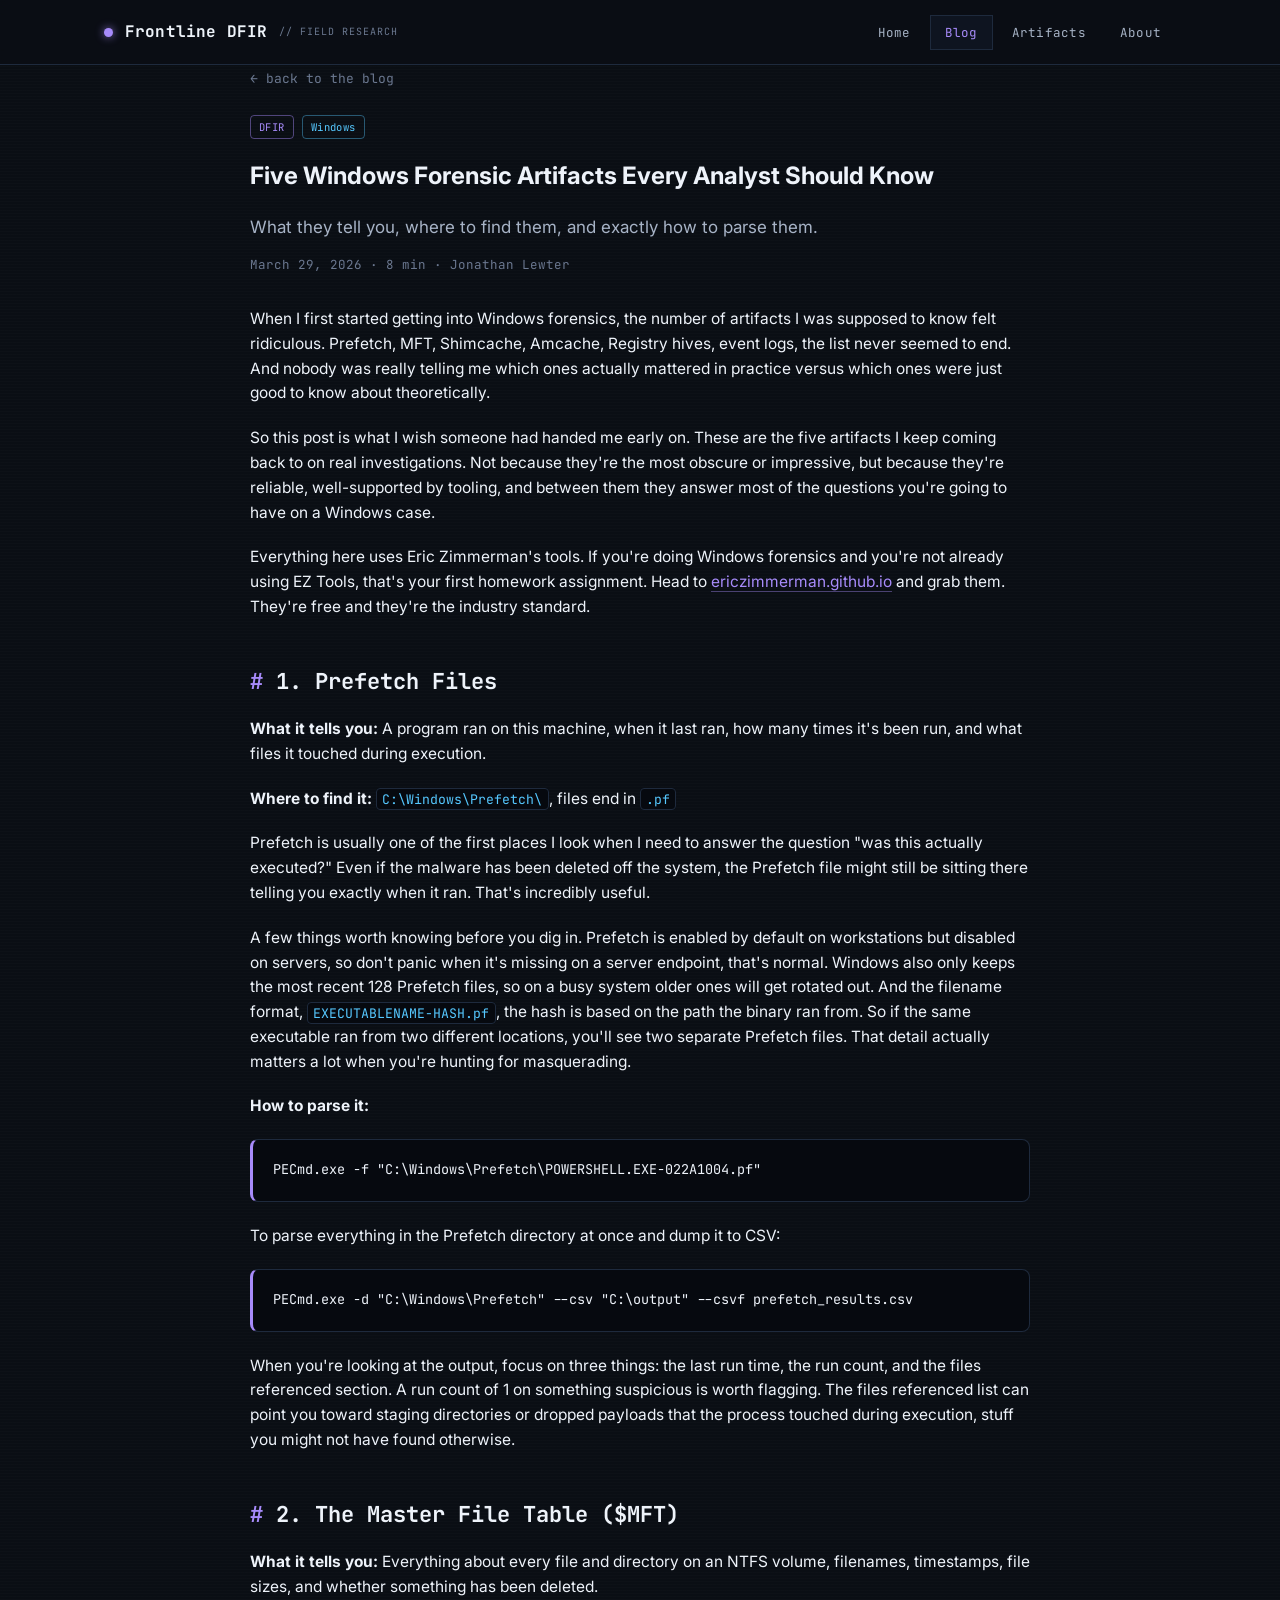
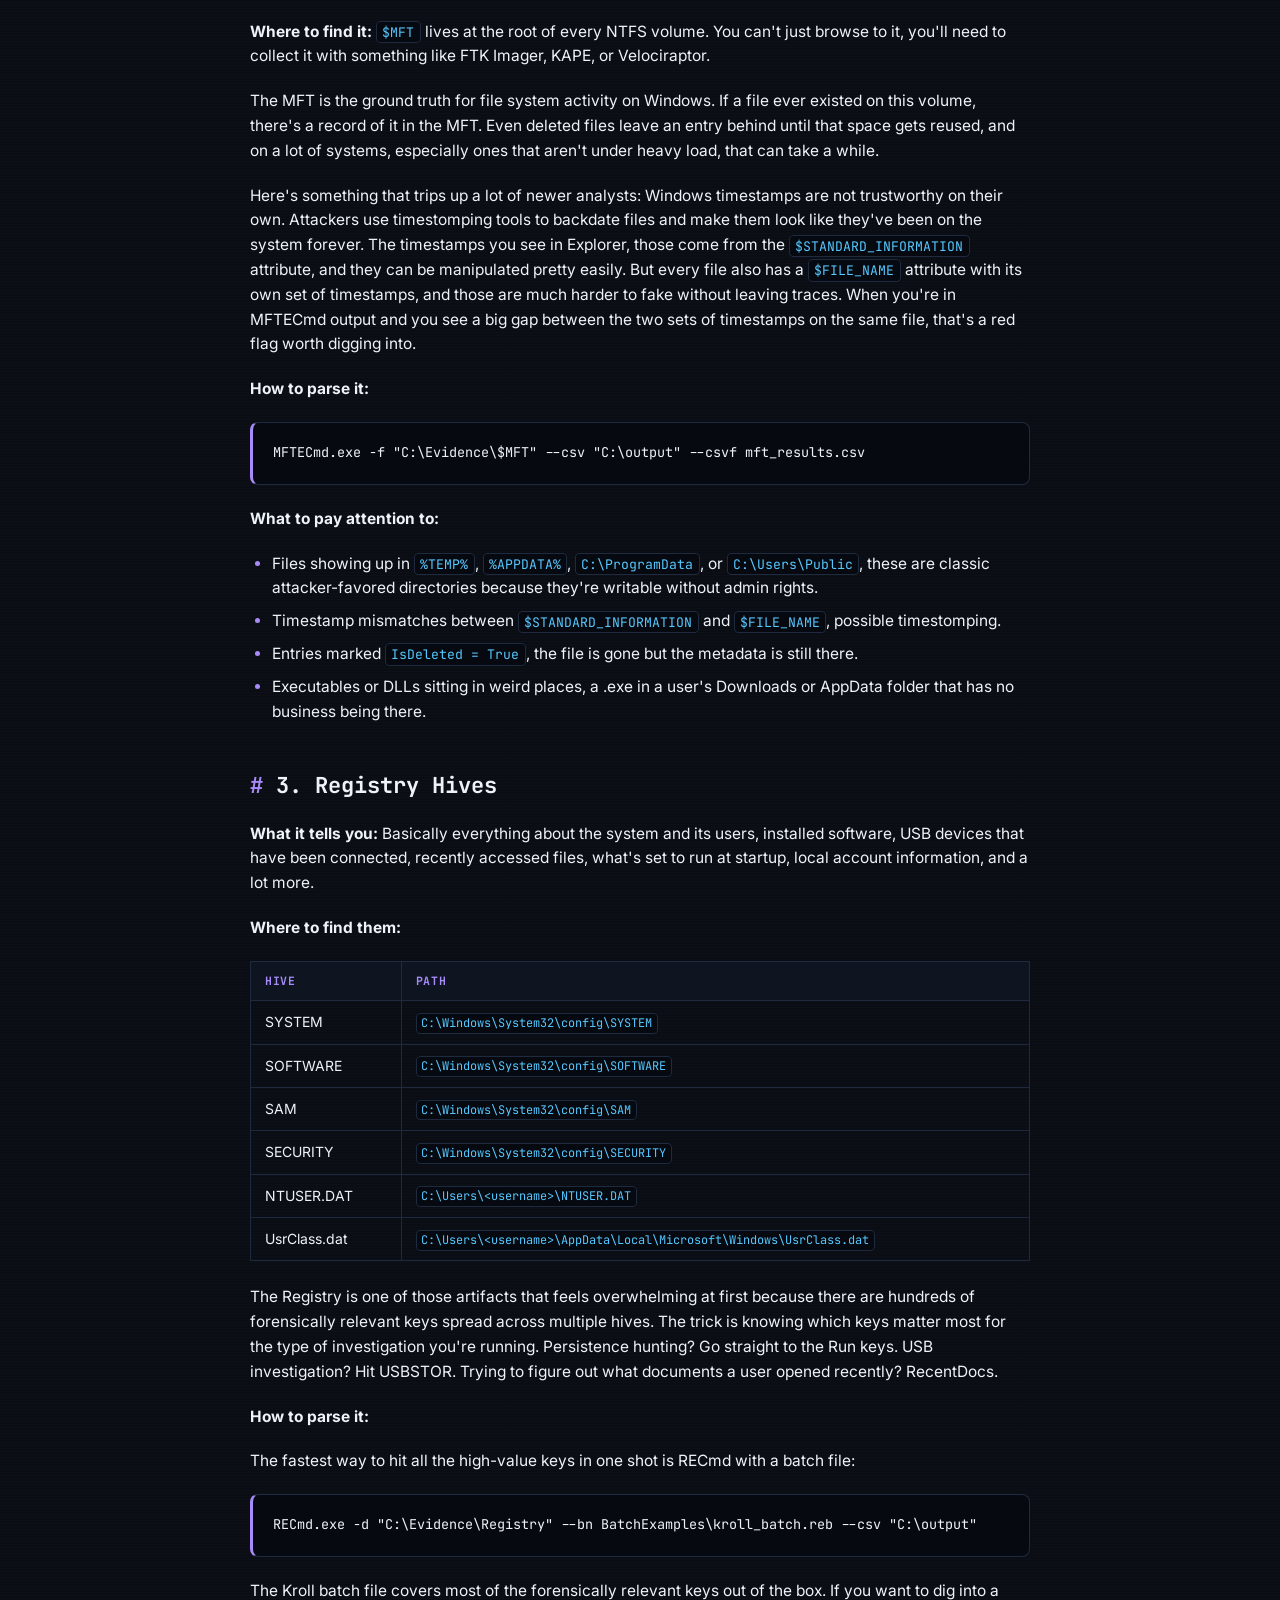
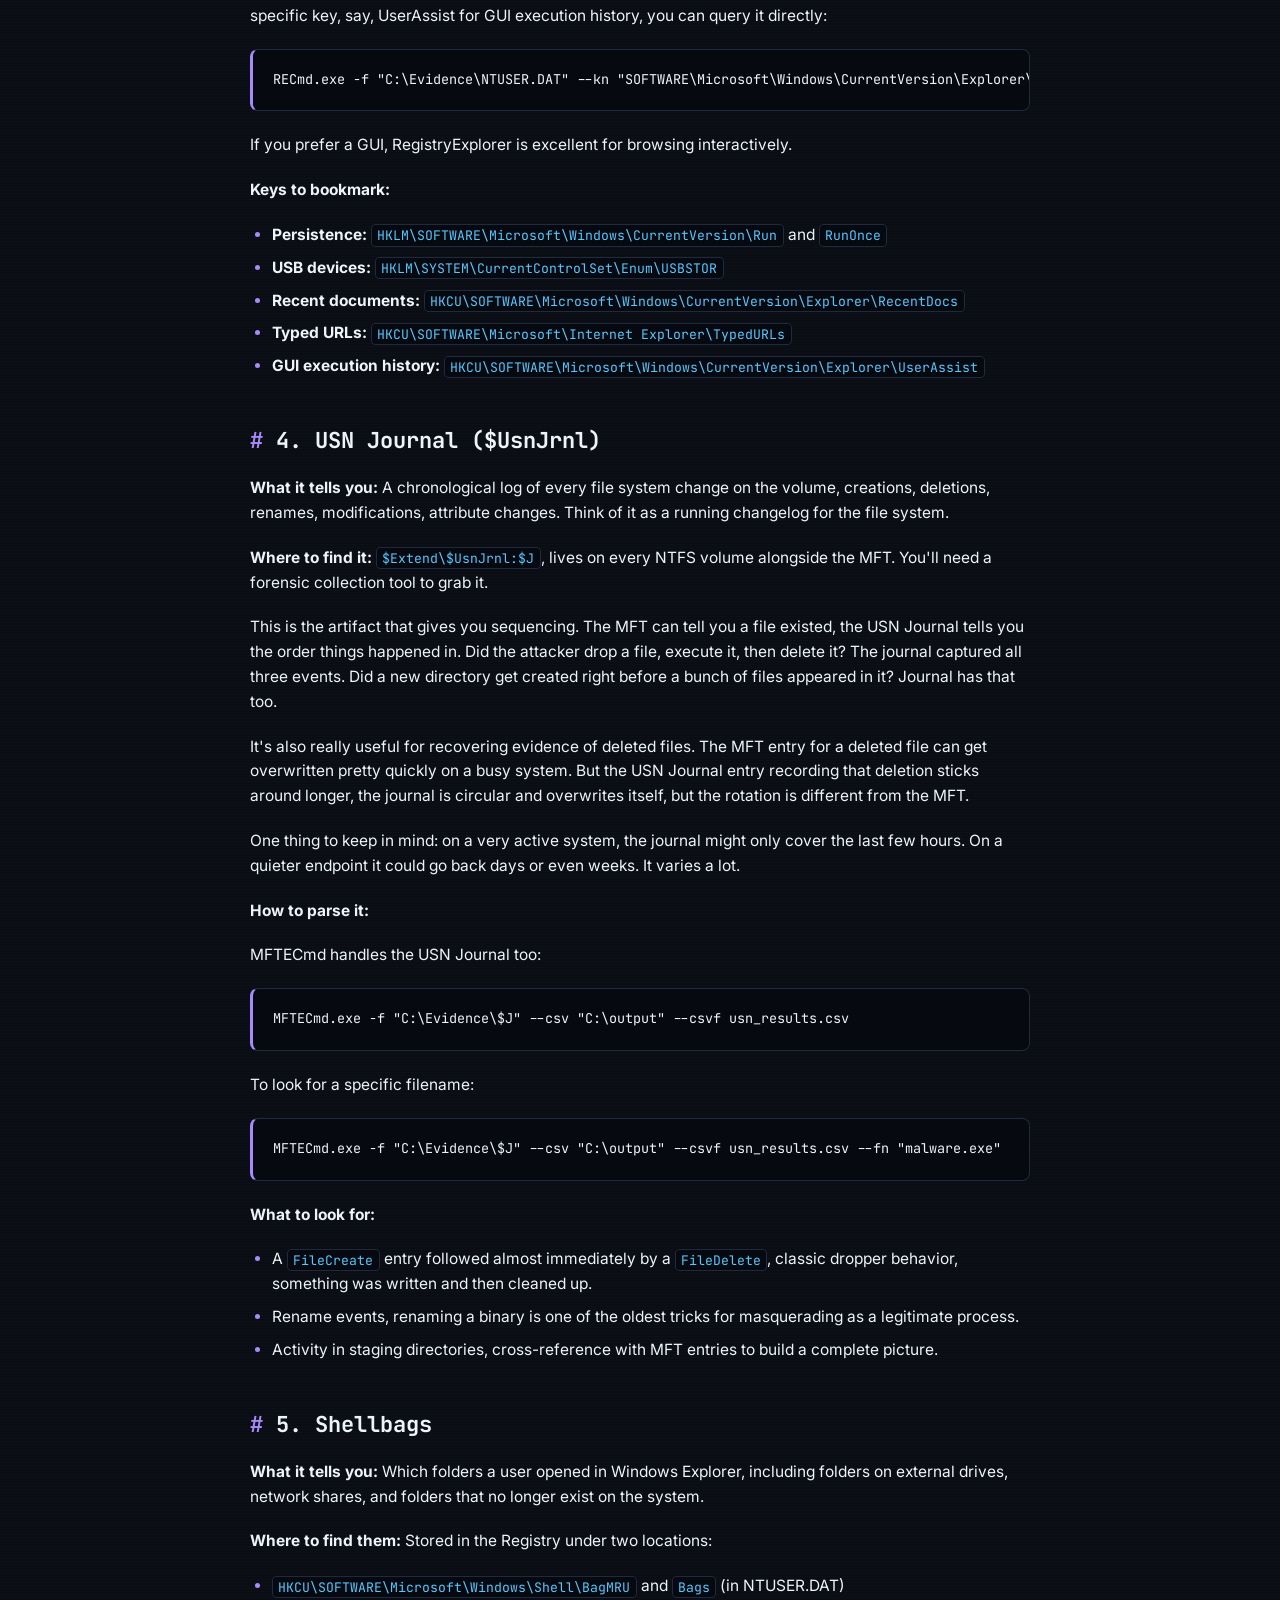
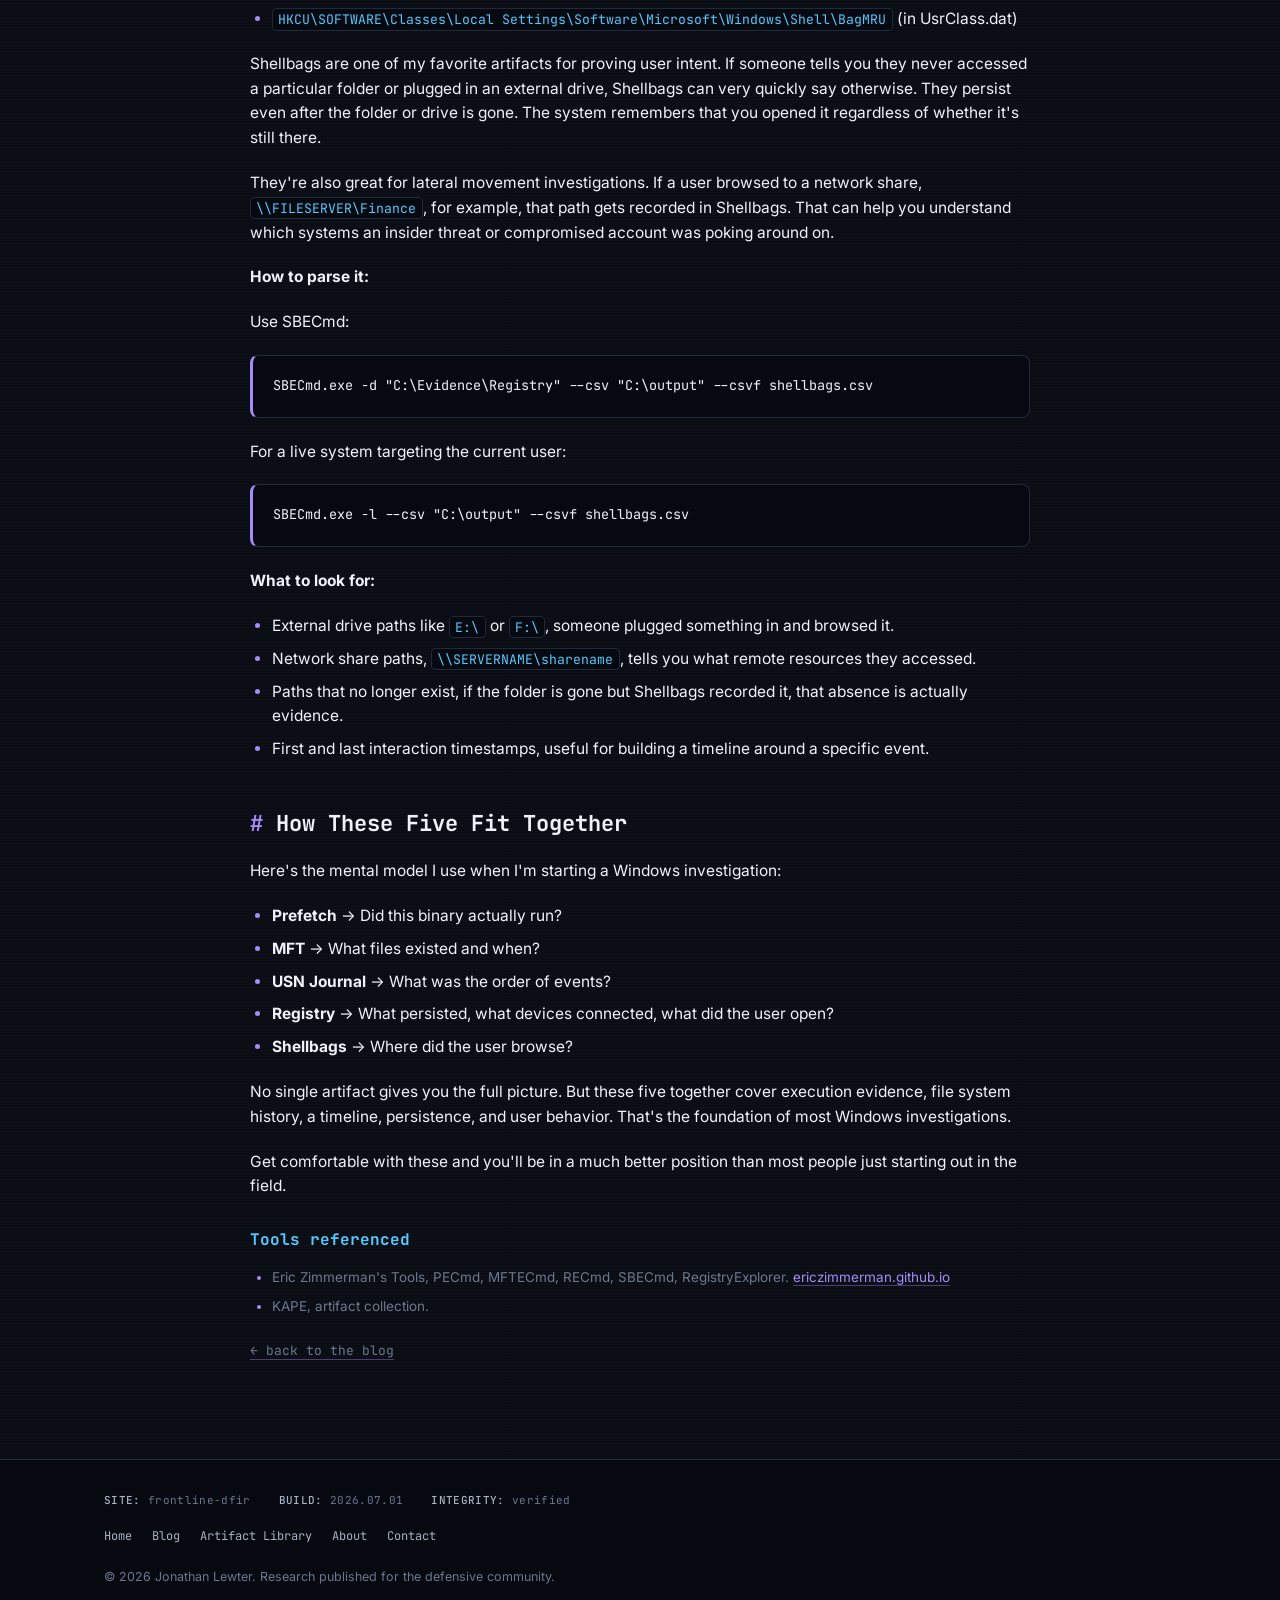
<file: posts/top-5-dfir-artifacts.html>
<!DOCTYPE html>
<html lang="en">
<head>
<meta charset="UTF-8">
<meta name="viewport" content="width=device-width, initial-scale=1.0">
<title>Five Windows Forensic Artifacts Every Analyst Should Know — Frontline DFIR</title>
<meta name="description" content="What five core Windows forensic artifacts tell you, where to find them, and exactly how to parse them with Eric Zimmerman's tools.">
<link rel="preconnect" href="https://fonts.googleapis.com">
<link rel="preconnect" href="https://fonts.gstatic.com" crossorigin>
<link href="https://fonts.googleapis.com/css2?family=JetBrains+Mono:wght@400;500;700&family=Inter:wght@400;500;600&display=swap" rel="stylesheet">
<link rel="stylesheet" href="../styles.css">
</head>
<body>

<nav class="nav">
  <div class="wrap">
    <a class="brand" href="../index.html">
      <span class="led" aria-hidden="true"></span>
      Frontline DFIR <small>// FIELD RESEARCH</small>
    </a>
    <ul class="nav-links">
      <li><a href="../index.html">Home</a></li>
      <li><a href="../blog.html" class="active">Blog</a></li>
      <li><a href="../artifacts.html">Artifacts</a></li>
      <li><a href="../about.html">About</a></li>
    </ul>
  </div>
</nav>

<main class="wrap">
  <article class="post-article">
    <a class="back-link" href="../blog.html">&larr; back to the blog</a>

    <header>
      <div class="post-tags">
        <span class="tag exec">DFIR</span>
        <span class="tag fs">Windows</span>
      </div>
      <h1 class="page-head" style="padding:18px 0 0;">Five Windows Forensic Artifacts Every Analyst Should Know</h1>
      <p class="post-lede">
        What they tell you, where to find them, and exactly how to parse them.
      </p>
      <p class="post-meta">March 29, 2026 &middot; 8 min &middot; Jonathan Lewter</p>
    </header>

    <div class="post-body">
      <p>
        When I first started getting into Windows forensics, the number of artifacts I was
        supposed to know felt ridiculous. Prefetch, MFT, Shimcache, Amcache, Registry hives,
        event logs, the list never seemed to end. And nobody was really telling me which
        ones actually mattered in practice versus which ones were just good to know about
        theoretically.
      </p>
      <p>
        So this post is what I wish someone had handed me early on. These are the five
        artifacts I keep coming back to on real investigations. Not because they're the most
        obscure or impressive, but because they're reliable, well-supported by tooling, and
        between them they answer most of the questions you're going to have on a Windows
        case.
      </p>
      <p>
        Everything here uses Eric Zimmerman's tools. If you're doing Windows forensics and
        you're not already using EZ Tools, that's your first homework assignment. Head to
        <a href="https://ericzimmerman.github.io" target="_blank" rel="noopener noreferrer">ericzimmerman.github.io</a>
        and grab them. They're free and they're the industry standard.
      </p>

      <h2>1. Prefetch Files</h2>
      <p><strong>What it tells you:</strong> A program ran on this machine, when it last ran, how many times it's been run, and what files it touched during execution.</p>
      <p><strong>Where to find it:</strong> <code>C:\Windows\Prefetch\</code>, files end in <code>.pf</code></p>
      <p>
        Prefetch is usually one of the first places I look when I need to answer the question
        "was this actually executed?" Even if the malware has been deleted off the system, the
        Prefetch file might still be sitting there telling you exactly when it ran. That's
        incredibly useful.
      </p>
      <p>
        A few things worth knowing before you dig in. Prefetch is enabled by default on
        workstations but disabled on servers, so don't panic when it's missing on a server
        endpoint, that's normal. Windows also only keeps the most recent 128 Prefetch files,
        so on a busy system older ones will get rotated out. And the filename format,
        <code>EXECUTABLENAME-HASH.pf</code>, the hash is based on the path the binary ran
        from. So if the same executable ran from two different locations, you'll see two
        separate Prefetch files. That detail actually matters a lot when you're hunting for
        masquerading.
      </p>
      <p><strong>How to parse it:</strong></p>
      <pre><code>PECmd.exe -f "C:\Windows\Prefetch\POWERSHELL.EXE-022A1004.pf"</code></pre>
      <p>To parse everything in the Prefetch directory at once and dump it to CSV:</p>
      <pre><code>PECmd.exe -d "C:\Windows\Prefetch" --csv "C:\output" --csvf prefetch_results.csv</code></pre>
      <p>
        When you're looking at the output, focus on three things: the last run time, the run
        count, and the files referenced section. A run count of 1 on something suspicious is
        worth flagging. The files referenced list can point you toward staging directories or
        dropped payloads that the process touched during execution, stuff you might not have
        found otherwise.
      </p>

      <h2>2. The Master File Table ($MFT)</h2>
      <p><strong>What it tells you:</strong> Everything about every file and directory on an NTFS volume, filenames, timestamps, file sizes, and whether something has been deleted.</p>
      <p><strong>Where to find it:</strong> <code>$MFT</code> lives at the root of every NTFS volume. You can't just browse to it, you'll need to collect it with something like FTK Imager, KAPE, or Velociraptor.</p>
      <p>
        The MFT is the ground truth for file system activity on Windows. If a file ever
        existed on this volume, there's a record of it in the MFT. Even deleted files leave an
        entry behind until that space gets reused, and on a lot of systems, especially ones
        that aren't under heavy load, that can take a while.
      </p>
      <p>
        Here's something that trips up a lot of newer analysts: Windows timestamps are not
        trustworthy on their own. Attackers use timestomping tools to backdate files and make
        them look like they've been on the system forever. The timestamps you see in
        Explorer, those come from the <code>$STANDARD_INFORMATION</code> attribute, and they
        can be manipulated pretty easily. But every file also has a <code>$FILE_NAME</code>
        attribute with its own set of timestamps, and those are much harder to fake without
        leaving traces. When you're in MFTECmd output and you see a big gap between the two
        sets of timestamps on the same file, that's a red flag worth digging into.
      </p>
      <p><strong>How to parse it:</strong></p>
      <pre><code>MFTECmd.exe -f "C:\Evidence\$MFT" --csv "C:\output" --csvf mft_results.csv</code></pre>
      <p><strong>What to pay attention to:</strong></p>
      <ul>
        <li>Files showing up in <code>%TEMP%</code>, <code>%APPDATA%</code>, <code>C:\ProgramData</code>, or <code>C:\Users\Public</code>, these are classic attacker-favored directories because they're writable without admin rights.</li>
        <li>Timestamp mismatches between <code>$STANDARD_INFORMATION</code> and <code>$FILE_NAME</code>, possible timestomping.</li>
        <li>Entries marked <code>IsDeleted = True</code>, the file is gone but the metadata is still there.</li>
        <li>Executables or DLLs sitting in weird places, a .exe in a user's Downloads or AppData folder that has no business being there.</li>
      </ul>

      <h2>3. Registry Hives</h2>
      <p><strong>What it tells you:</strong> Basically everything about the system and its users, installed software, USB devices that have been connected, recently accessed files, what's set to run at startup, local account information, and a lot more.</p>
      <p><strong>Where to find them:</strong></p>
      <div class="table-scroll">
        <table>
          <thead>
            <tr><th>Hive</th><th>Path</th></tr>
          </thead>
          <tbody>
            <tr><td>SYSTEM</td><td><code>C:\Windows\System32\config\SYSTEM</code></td></tr>
            <tr><td>SOFTWARE</td><td><code>C:\Windows\System32\config\SOFTWARE</code></td></tr>
            <tr><td>SAM</td><td><code>C:\Windows\System32\config\SAM</code></td></tr>
            <tr><td>SECURITY</td><td><code>C:\Windows\System32\config\SECURITY</code></td></tr>
            <tr><td>NTUSER.DAT</td><td><code>C:\Users\&lt;username&gt;\NTUSER.DAT</code></td></tr>
            <tr><td>UsrClass.dat</td><td><code>C:\Users\&lt;username&gt;\AppData\Local\Microsoft\Windows\UsrClass.dat</code></td></tr>
          </tbody>
        </table>
      </div>
      <p>
        The Registry is one of those artifacts that feels overwhelming at first because there
        are hundreds of forensically relevant keys spread across multiple hives. The trick is
        knowing which keys matter most for the type of investigation you're running.
        Persistence hunting? Go straight to the Run keys. USB investigation? Hit USBSTOR.
        Trying to figure out what documents a user opened recently? RecentDocs.
      </p>
      <p><strong>How to parse it:</strong></p>
      <p>The fastest way to hit all the high-value keys in one shot is RECmd with a batch file:</p>
      <pre><code>RECmd.exe -d "C:\Evidence\Registry" --bn BatchExamples\kroll_batch.reb --csv "C:\output"</code></pre>
      <p>
        The Kroll batch file covers most of the forensically relevant keys out of the box. If
        you want to dig into a specific key, say, UserAssist for GUI execution history, you
        can query it directly:
      </p>
      <pre><code>RECmd.exe -f "C:\Evidence\NTUSER.DAT" --kn "SOFTWARE\Microsoft\Windows\CurrentVersion\Explorer\UserAssist" --csv "C:\output"</code></pre>
      <p>If you prefer a GUI, RegistryExplorer is excellent for browsing interactively.</p>
      <p><strong>Keys to bookmark:</strong></p>
      <ul>
        <li><strong>Persistence:</strong> <code>HKLM\SOFTWARE\Microsoft\Windows\CurrentVersion\Run</code> and <code>RunOnce</code></li>
        <li><strong>USB devices:</strong> <code>HKLM\SYSTEM\CurrentControlSet\Enum\USBSTOR</code></li>
        <li><strong>Recent documents:</strong> <code>HKCU\SOFTWARE\Microsoft\Windows\CurrentVersion\Explorer\RecentDocs</code></li>
        <li><strong>Typed URLs:</strong> <code>HKCU\SOFTWARE\Microsoft\Internet Explorer\TypedURLs</code></li>
        <li><strong>GUI execution history:</strong> <code>HKCU\SOFTWARE\Microsoft\Windows\CurrentVersion\Explorer\UserAssist</code></li>
      </ul>

      <h2>4. USN Journal ($UsnJrnl)</h2>
      <p><strong>What it tells you:</strong> A chronological log of every file system change on the volume, creations, deletions, renames, modifications, attribute changes. Think of it as a running changelog for the file system.</p>
      <p><strong>Where to find it:</strong> <code>$Extend\$UsnJrnl:$J</code>, lives on every NTFS volume alongside the MFT. You'll need a forensic collection tool to grab it.</p>
      <p>
        This is the artifact that gives you sequencing. The MFT can tell you a file existed,
        the USN Journal tells you the order things happened in. Did the attacker drop a file,
        execute it, then delete it? The journal captured all three events. Did a new directory
        get created right before a bunch of files appeared in it? Journal has that too.
      </p>
      <p>
        It's also really useful for recovering evidence of deleted files. The MFT entry for a
        deleted file can get overwritten pretty quickly on a busy system. But the USN Journal
        entry recording that deletion sticks around longer, the journal is circular and
        overwrites itself, but the rotation is different from the MFT.
      </p>
      <p>
        One thing to keep in mind: on a very active system, the journal might only cover the
        last few hours. On a quieter endpoint it could go back days or even weeks. It varies a
        lot.
      </p>
      <p><strong>How to parse it:</strong></p>
      <p>MFTECmd handles the USN Journal too:</p>
      <pre><code>MFTECmd.exe -f "C:\Evidence\$J" --csv "C:\output" --csvf usn_results.csv</code></pre>
      <p>To look for a specific filename:</p>
      <pre><code>MFTECmd.exe -f "C:\Evidence\$J" --csv "C:\output" --csvf usn_results.csv --fn "malware.exe"</code></pre>
      <p><strong>What to look for:</strong></p>
      <ul>
        <li>A <code>FileCreate</code> entry followed almost immediately by a <code>FileDelete</code>, classic dropper behavior, something was written and then cleaned up.</li>
        <li>Rename events, renaming a binary is one of the oldest tricks for masquerading as a legitimate process.</li>
        <li>Activity in staging directories, cross-reference with MFT entries to build a complete picture.</li>
      </ul>

      <h2>5. Shellbags</h2>
      <p><strong>What it tells you:</strong> Which folders a user opened in Windows Explorer, including folders on external drives, network shares, and folders that no longer exist on the system.</p>
      <p><strong>Where to find them:</strong> Stored in the Registry under two locations:</p>
      <ul>
        <li><code>HKCU\SOFTWARE\Microsoft\Windows\Shell\BagMRU</code> and <code>Bags</code> (in NTUSER.DAT)</li>
        <li><code>HKCU\SOFTWARE\Classes\Local Settings\Software\Microsoft\Windows\Shell\BagMRU</code> (in UsrClass.dat)</li>
      </ul>
      <p>
        Shellbags are one of my favorite artifacts for proving user intent. If someone tells
        you they never accessed a particular folder or plugged in an external drive,
        Shellbags can very quickly say otherwise. They persist even after the folder or drive
        is gone. The system remembers that you opened it regardless of whether it's still
        there.
      </p>
      <p>
        They're also great for lateral movement investigations. If a user browsed to a
        network share, <code>\\FILESERVER\Finance</code>, for example, that path gets
        recorded in Shellbags. That can help you understand which systems an insider threat or
        compromised account was poking around on.
      </p>
      <p><strong>How to parse it:</strong></p>
      <p>Use SBECmd:</p>
      <pre><code>SBECmd.exe -d "C:\Evidence\Registry" --csv "C:\output" --csvf shellbags.csv</code></pre>
      <p>For a live system targeting the current user:</p>
      <pre><code>SBECmd.exe -l --csv "C:\output" --csvf shellbags.csv</code></pre>
      <p><strong>What to look for:</strong></p>
      <ul>
        <li>External drive paths like <code>E:\</code> or <code>F:\</code>, someone plugged something in and browsed it.</li>
        <li>Network share paths, <code>\\SERVERNAME\sharename</code>, tells you what remote resources they accessed.</li>
        <li>Paths that no longer exist, if the folder is gone but Shellbags recorded it, that absence is actually evidence.</li>
        <li>First and last interaction timestamps, useful for building a timeline around a specific event.</li>
      </ul>

      <h2>How These Five Fit Together</h2>
      <p>Here's the mental model I use when I'm starting a Windows investigation:</p>
      <ul>
        <li><strong>Prefetch</strong> &rarr; Did this binary actually run?</li>
        <li><strong>MFT</strong> &rarr; What files existed and when?</li>
        <li><strong>USN Journal</strong> &rarr; What was the order of events?</li>
        <li><strong>Registry</strong> &rarr; What persisted, what devices connected, what did the user open?</li>
        <li><strong>Shellbags</strong> &rarr; Where did the user browse?</li>
      </ul>
      <p>
        No single artifact gives you the full picture. But these five together cover
        execution evidence, file system history, a timeline, persistence, and user behavior.
        That's the foundation of most Windows investigations.
      </p>
      <p>
        Get comfortable with these and you'll be in a much better position than most people
        just starting out in the field.
      </p>

      <h3>Tools referenced</h3>
      <ul class="ref-list">
        <li>Eric Zimmerman's Tools, PECmd, MFTECmd, RECmd, SBECmd, RegistryExplorer. <a href="https://ericzimmerman.github.io" target="_blank" rel="noopener noreferrer">ericzimmerman.github.io</a></li>
        <li>KAPE, artifact collection.</li>
      </ul>

      <a class="back-link" href="../blog.html">&larr; back to the blog</a>
    </div>
  </article>
</main>

<footer>
  <div class="wrap">
    <div class="custody">
      <span><b>SITE:</b> frontline-dfir</span>
      <span><b>BUILD:</b> 2026.07.01</span>
      <span><b>INTEGRITY:</b> verified</span>
    </div>
    <div class="foot-links">
      <a href="../index.html">Home</a>
      <a href="../blog.html">Blog</a>
      <a href="../artifacts.html">Artifact Library</a>
      <a href="../about.html">About</a>
      <a href="mailto:jlewcareer@gmail.com">Contact</a>
    </div>
    <p class="copyright">&copy; 2026 Jonathan Lewter. Research published for the defensive community.</p>
  </div>
</footer>

</body>
</html>
</file>
<file: styles.css>
/* ============================================================
   FRONTLINE DFIR — shared stylesheet
   Palette: near-black terminal / signal purple / verification cyan
   Type: JetBrains Mono (headings + data) · Inter (body)
   ============================================================ */

:root {
  --bg: #0a0e14;
  --bg-deep: #06090f;
  --panel: #0e1420;
  --panel-2: #101724;
  --line: #1e2a3d;
  --line-soft: #16202f;
  --ink: #eef3fa;
  --muted: #a7b3c6;
  --faint: #6b7890;
  --accent: #a78bfa;
  --accent-dim: rgba(167, 139, 250, 0.16);
  --cyan: #56c8ff;
  --cyan-dim: rgba(86, 200, 255, 0.12);
  --red: #ff5f57;
  --mono: "JetBrains Mono", ui-monospace, Menlo, monospace;
  --sans: "Inter", system-ui, sans-serif;
  --display: var(--mono);
  --maxw: 1120px;
}

* { box-sizing: border-box; margin: 0; padding: 0; }

html { scroll-behavior: smooth; }
@media (prefers-reduced-motion: reduce) {
  html { scroll-behavior: auto; }
  *, *::before, *::after { animation: none !important; transition: none !important; }
}

body {
  background: var(--bg);
  color: var(--ink);
  font-family: var(--sans);
  font-size: 16px;
  line-height: 1.6;
  -webkit-font-smoothing: antialiased;
  background-image: repeating-linear-gradient(
    0deg,
    rgba(255, 255, 255, 0.012) 0px,
    rgba(255, 255, 255, 0.012) 1px,
    transparent 1px,
    transparent 3px
  );
}

::selection { background: rgba(167, 139, 250, 0.3); color: #0e0620; }

a { color: var(--cyan); text-decoration: none; }
a:hover { text-decoration: underline; }
a:focus-visible, button:focus-visible {
  outline: 2px solid var(--accent);
  outline-offset: 3px;
  border-radius: 2px;
}

.wrap { max-width: var(--maxw); margin: 0 auto; padding: 0 24px; }

/* ---------- nav ---------- */
.nav {
  border-bottom: 1px solid var(--line);
  background: rgba(10, 14, 20, 0.9);
  backdrop-filter: blur(8px);
  position: sticky;
  top: 0;
  z-index: 50;
}
.nav .wrap {
  display: flex;
  align-items: center;
  justify-content: space-between;
  height: 64px;
}
.brand {
  display: flex;
  align-items: center;
  gap: 12px;
  color: var(--ink);
  font-family: var(--display);
  font-weight: 700;
  font-size: 16px;
  letter-spacing: 0.01em;
}
.brand:hover { text-decoration: none; }
.brand .led {
  width: 9px; height: 9px;
  background: var(--accent);
  border-radius: 50%;
  box-shadow: 0 0 8px rgba(167, 139, 250, 0.8);
  animation: pulse 2.4s ease-in-out infinite;
}
@keyframes pulse { 0%,100% { opacity: 1; } 50% { opacity: 0.35; } }
.brand small {
  font-family: var(--mono);
  font-size: 10px;
  color: var(--faint);
  letter-spacing: 0.1em;
  font-weight: 400;
}
.nav-links { display: flex; gap: 4px; list-style: none; }
.nav-links a {
  font-family: var(--mono);
  font-size: 12.5px;
  letter-spacing: 0.02em;
  color: var(--muted);
  padding: 8px 14px;
  border: 1px solid transparent;
}
.nav-links a:hover { color: var(--ink); text-decoration: none; }
.nav-links a.active {
  color: var(--accent);
  border-color: var(--line);
  background: var(--panel);
}

/* ---------- section headers (byte-offset markers) ---------- */
.sec-head {
  display: flex;
  align-items: baseline;
  gap: 16px;
  margin: 72px 0 28px;
  border-bottom: 1px solid var(--line);
  padding-bottom: 14px;
}
.sec-head .offset {
  font-family: var(--mono);
  font-size: 12px;
  color: var(--accent);
  letter-spacing: 0.04em;
}
.sec-head h2 {
  font-family: var(--display);
  font-size: 22px;
  font-weight: 700;
  letter-spacing: 0;
}
.sec-head .count {
  margin-left: auto;
  font-family: var(--mono);
  font-size: 11px;
  color: var(--faint);
}

/* ---------- buttons ---------- */
.btn {
  display: inline-block;
  font-family: var(--mono);
  font-size: 13px;
  letter-spacing: 0.02em;
  padding: 12px 22px;
  border: 1px solid var(--accent);
  color: var(--accent);
  background: transparent;
  cursor: pointer;
  border-radius: 6px;
  transition: background 0.15s, color 0.15s, transform 0.15s;
}
.btn:hover { background: var(--accent); color: #06110b; text-decoration: none; transform: translateY(-1px); }
.btn.ghost { border-color: var(--line); color: var(--muted); }
.btn.ghost:hover { background: var(--panel-2); color: var(--ink); }

/* ---------- tags ---------- */
.tag {
  font-family: var(--mono);
  font-size: 10.5px;
  letter-spacing: 0.04em;
  padding: 3px 8px;
  border: 1px solid var(--line);
  border-radius: 4px;
  color: var(--muted);
}
.tag.exec { color: var(--accent); border-color: rgba(167,139,250,0.45); }
.tag.fs   { color: var(--cyan);  border-color: rgba(86,200,255,0.4); }
.tag.reg  { color: #ffbd59;      border-color: rgba(255,189,89,0.4); }
.tag.usr  { color: #8fe0c8;      border-color: rgba(143,224,200,0.4); }

/* ---------- cards ---------- */
.card {
  background: var(--panel);
  border: 1px solid var(--line);
  border-radius: 8px;
  padding: 22px;
}

/* ---------- footer ---------- */
footer {
  margin-top: 96px;
  border-top: 1px solid var(--line);
  background: var(--bg-deep);
}
footer .wrap {
  padding-top: 32px;
  padding-bottom: 40px;
}
.custody {
  font-family: var(--mono);
  font-size: 11px;
  color: var(--faint);
  letter-spacing: 0.03em;
  display: flex;
  flex-wrap: wrap;
  gap: 8px 28px;
  margin-bottom: 18px;
}
.custody span b { color: var(--muted); font-weight: 500; }
footer .foot-links {
  display: flex;
  flex-wrap: wrap;
  gap: 20px;
  font-family: var(--mono);
  font-size: 12px;
}
footer .foot-links a { color: var(--muted); }
footer .foot-links a:hover { color: var(--accent); }
footer .copyright {
  margin-top: 20px;
  font-size: 12.5px;
  color: var(--faint);
}

/* ---------- mono data blocks ---------- */
.hexblock {
  font-family: var(--mono);
  font-size: 12px;
  line-height: 1.75;
  color: var(--muted);
  background: var(--bg-deep);
  border: 1px solid var(--line);
  border-radius: 8px;
  padding: 18px 20px;
  overflow-x: auto;
  white-space: pre;
}
.hexblock .hl { color: var(--accent); }
.hexblock .hl2 { color: var(--cyan); }
.hexblock .dim { color: var(--faint); }

/* ============================================================
   LANDING PAGE
   ============================================================ */
.hero {
  border-bottom: 1px solid var(--line);
  background:
    radial-gradient(ellipse 900px 420px at 75% -10%, rgba(167,139,250,0.1), transparent),
    var(--bg);
}
.hero .wrap {
  display: grid;
  grid-template-columns: 1.05fr 0.95fr;
  gap: 56px;
  align-items: center;
  padding-top: 88px;
  padding-bottom: 88px;
}
.hero .eyebrow {
  font-family: var(--mono);
  font-size: 12px;
  letter-spacing: 0.1em;
  color: var(--accent);
  margin-bottom: 18px;
}
.hero h1 {
  font-family: var(--display);
  font-size: clamp(30px, 4.2vw, 46px);
  font-weight: 700;
  line-height: 1.18;
  letter-spacing: -0.01em;
}
.hero h1 .accent { color: var(--accent); }
.hero p.lede {
  margin-top: 22px;
  font-size: 17px;
  color: var(--muted);
  max-width: 52ch;
}
.hero .cta-row { margin-top: 34px; display: flex; gap: 14px; flex-wrap: wrap; }

.hero .hexblock { box-shadow: 0 24px 60px rgba(0,0,0,0.5), 0 0 40px rgba(167,139,250,0.06); }
.hexblock .cursor {
  display: inline-block;
  width: 8px; height: 14px;
  background: var(--accent);
  vertical-align: -2px;
  animation: blink 1.1s steps(1) infinite;
}
@keyframes blink { 50% { opacity: 0; } }

/* focus areas */
.grid-3 {
  display: grid;
  grid-template-columns: repeat(3, 1fr);
  gap: 18px;
}
.focus-card h3 {
  font-family: var(--display);
  font-size: 15.5px;
  font-weight: 700;
  letter-spacing: 0;
  margin: 14px 0 10px;
}
.focus-card .glyph {
  font-family: var(--mono);
  font-size: 12.5px;
  color: var(--accent);
  letter-spacing: 0.04em;
}
.focus-card p { font-size: 14.5px; color: var(--muted); }

/* latest posts strip on landing */
.post-strip { display: grid; grid-template-columns: repeat(3, 1fr); gap: 18px; }
.post-strip .card { display: flex; flex-direction: column; gap: 10px; }
.post-strip time { font-family: var(--mono); font-size: 11px; color: var(--faint); }
.post-strip h3 { font-size: 16px; font-weight: 600; line-height: 1.35; }
.post-strip h3 a { color: var(--ink); }
.post-strip h3 a:hover { color: var(--accent); text-decoration: none; }
.post-strip p { font-size: 13.5px; color: var(--muted); flex: 1; }

/* ============================================================
   BLOG / ABOUT / GENERIC PAGE HEAD
   ============================================================ */
.page-head { padding: 64px 0 0; }
.page-head .eyebrow {
  font-family: var(--mono);
  font-size: 12px;
  letter-spacing: 0.1em;
  color: var(--accent);
  margin-bottom: 12px;
}
.page-head h1 {
  font-family: var(--display);
  font-size: clamp(28px, 3.6vw, 38px);
  font-weight: 700;
  letter-spacing: -0.01em;
}
.page-head p { margin-top: 12px; color: var(--muted); max-width: 64ch; }

.post-list { margin-top: 40px; display: flex; flex-direction: column; }
.post-row {
  display: grid;
  grid-template-columns: 130px 1fr auto;
  gap: 24px;
  padding: 26px 18px;
  border-bottom: 1px solid var(--line-soft);
  align-items: start;
  transition: background 0.15s;
}
.post-row:first-child { border-top: 1px solid var(--line-soft); }
.post-row:hover { background: var(--panel); }
.post-row time {
  font-family: var(--mono);
  font-size: 12px;
  color: var(--faint);
  padding-top: 3px;
}
.post-row h2 { font-size: 19px; font-weight: 600; line-height: 1.35; }
.post-row h2 a { color: var(--ink); }
.post-row h2 a:hover { color: var(--accent); text-decoration: none; }
.post-row p { margin-top: 8px; font-size: 14.5px; color: var(--muted); max-width: 70ch; }
.post-row .tags { display: flex; gap: 8px; padding-top: 4px; }
.post-row.soon { opacity: 0.6; }
.post-row.soon h2 a { pointer-events: none; color: var(--muted); }

/* ============================================================
   ARTIFACTS PAGE
   ============================================================ */
.filter-bar {
  margin-top: 36px;
  display: flex;
  flex-wrap: wrap;
  gap: 10px;
  align-items: center;
}
.filter-bar .fbtn {
  font-family: var(--mono);
  font-size: 12px;
  letter-spacing: 0.03em;
  padding: 7px 14px;
  background: transparent;
  border: 1px solid var(--line);
  border-radius: 6px;
  color: var(--muted);
  cursor: pointer;
}
.filter-bar .fbtn:hover { color: var(--ink); border-color: var(--muted); }
.filter-bar .fbtn.active { color: var(--accent); border-color: var(--accent); background: var(--accent-dim); }
.filter-bar input[type="search"] {
  margin-left: auto;
  font-family: var(--mono);
  font-size: 13px;
  padding: 8px 14px;
  background: var(--bg-deep);
  border: 1px solid var(--line);
  border-radius: 6px;
  color: var(--ink);
  min-width: 230px;
}
.filter-bar input[type="search"]::placeholder { color: var(--faint); }

.artifact { margin-top: 22px; }
.artifact summary {
  list-style: none;
  cursor: pointer;
  display: flex;
  align-items: center;
  gap: 16px;
  padding: 18px 22px;
  background: var(--panel);
  border: 1px solid var(--line);
  border-radius: 8px;
  user-select: none;
}
.artifact summary::-webkit-details-marker { display: none; }
.artifact summary:hover { border-color: var(--muted); }
.artifact[open] summary { border-radius: 8px 8px 0 0; border-bottom-color: var(--line-soft); background: var(--panel-2); }
.artifact .a-path {
  font-family: var(--mono);
  font-size: 11.5px;
  color: var(--faint);
  display: none;
}
.artifact summary h3 {
  font-family: var(--display);
  font-size: 16.5px;
  font-weight: 700;
  letter-spacing: 0;
}
.artifact summary .chev {
  margin-left: auto;
  font-family: var(--mono);
  color: var(--faint);
  transition: transform 0.2s;
}
.artifact[open] summary .chev { transform: rotate(90deg); color: var(--accent); }

.artifact .a-body {
  border: 1px solid var(--line);
  border-top: none;
  border-radius: 0 0 8px 8px;
  background: var(--panel);
  padding: 26px;
  display: grid;
  grid-template-columns: 1fr 1fr;
  gap: 26px;
}
.a-section h4 {
  font-family: var(--mono);
  font-size: 11px;
  letter-spacing: 0.1em;
  text-transform: uppercase;
  color: var(--accent);
  margin-bottom: 10px;
}
.a-section.full { grid-column: 1 / -1; }
.a-section p { font-size: 14.5px; color: var(--ink); }
.a-section .src-path {
  font-family: var(--mono);
  font-size: 12px;
  color: var(--cyan);
  background: var(--cyan-dim);
  border: 1px solid rgba(86,200,255,0.28);
  border-radius: 6px;
  padding: 8px 12px;
  margin-top: 12px;
  overflow-x: auto;
  white-space: nowrap;
}
.a-section ul { list-style: none; }
.a-section ul li {
  font-size: 14px;
  color: var(--muted);
  padding: 6px 0 6px 20px;
  position: relative;
  border-bottom: 1px dashed var(--line-soft);
}
.a-section ul li:last-child { border-bottom: none; }
.a-section ul li::before {
  content: "▸";
  position: absolute;
  left: 0;
  color: var(--accent);
  font-size: 11px;
  top: 9px;
}
.a-section ol {
  list-style: none;
  counter-reset: step;
}
.a-section ol li {
  counter-increment: step;
  font-size: 14px;
  color: var(--muted);
  padding: 7px 0 7px 38px;
  position: relative;
}
.a-section ol li::before {
  content: "0" counter(step);
  position: absolute;
  left: 0;
  top: 8px;
  font-family: var(--mono);
  font-size: 11px;
  color: var(--cyan);
  border: 1px solid rgba(86,200,255,0.3);
  border-radius: 3px;
  padding: 1px 5px;
}
.a-section code {
  font-family: var(--mono);
  font-size: 12.5px;
  color: var(--cyan);
  background: var(--bg-deep);
  border-radius: 4px;
  padding: 1px 6px;
  border: 1px solid var(--line-soft);
}

/* ============================================================
   ABOUT PAGE
   ============================================================ */
.about-grid {
  display: grid;
  grid-template-columns: 1.5fr 1fr;
  gap: 32px;
  margin-top: 40px;
  align-items: start;
}
.about-text p { color: var(--muted); font-size: 15px; margin-bottom: 16px; }
.about-text strong { color: var(--ink); }
.about-text em { color: var(--cyan); font-style: normal; }
.about-card {
  border-left: 3px solid var(--accent);
}
.about-card-line { font-family: var(--mono); font-size: 13px; color: var(--muted); }
.about-card-line + .about-card-line { margin-top: 8px; }
.about-card .key { color: var(--cyan); }
.about-card .status-open { color: var(--accent); }

.certs {
  display: grid;
  grid-template-columns: repeat(auto-fit, minmax(260px, 1fr));
  gap: 14px;
  margin-top: 16px;
}
.cert {
  display: flex;
  align-items: center;
  gap: 14px;
}
.cert-badge {
  flex-shrink: 0;
  width: 36px; height: 36px;
  display: grid;
  place-items: center;
  border-radius: 50%;
  background: var(--accent-dim);
  color: var(--accent);
  font-family: var(--mono);
  font-weight: 700;
}
.cert-badge.progress { background: var(--cyan-dim); color: var(--cyan); }
.cert-name { font-size: 14.5px; color: var(--ink); font-weight: 600; }
.cert-org { font-family: var(--mono); font-size: 11.5px; color: var(--faint); }
.cert-org .in-progress { color: var(--cyan); }

.skills-groups {
  display: grid;
  grid-template-columns: repeat(auto-fit, minmax(220px, 1fr));
  gap: 14px;
  margin-top: 16px;
}
.skill-group-title { font-family: var(--mono); font-size: 13px; color: var(--accent); margin-bottom: 10px; }
.skill-list { list-style: none; }
.skill-list li { font-size: 13.5px; color: var(--muted); padding: 4px 0; }
.skill-list li::before { content: "▸ "; color: var(--cyan); font-family: var(--mono); }

/* ============================================================
   FULL BLOG POST
   ============================================================ */
.post-article { max-width: 780px; margin: 0 auto; }
.post-article .back-link { font-family: var(--mono); font-size: 13px; color: var(--faint); }
.post-article .back-link:hover { color: var(--accent); }
.post-article .post-tags { display: flex; gap: 8px; margin-top: 24px; }
.post-article .post-lede { margin-top: 18px; font-size: 17px; color: var(--muted); }
.post-article .post-meta { margin-top: 14px; font-family: var(--mono); font-size: 12.5px; color: var(--faint); }
.post-body { margin-top: 32px; font-size: 15.5px; }
.post-body table {
  width: 100%;
  border-collapse: collapse;
  margin: 0 0 24px;
}
.post-body th, .post-body td {
  padding: 10px 14px;
  border: 1px solid var(--line);
  text-align: left;
  font-size: 14px;
  color: var(--ink);
}
.post-body th {
  background: var(--panel);
  color: var(--accent);
  font-family: var(--mono);
  font-size: 11.5px;
  letter-spacing: 0.06em;
  text-transform: uppercase;
}
.post-body td code { white-space: nowrap; }
.post-body .table-scroll { overflow-x: auto; margin: 0 0 24px; }
.post-body .table-scroll table { margin-bottom: 0; }
.post-body p { margin-bottom: 20px; color: var(--ink); }
.post-body p, .post-body li { color: var(--ink); }
.post-body strong { color: var(--ink); }
.post-body a { color: var(--accent); border-bottom: 1px solid rgba(167,139,250,0.4); }
.post-body a:hover { color: var(--cyan); border-color: var(--cyan); }
.post-body h2 {
  font-family: var(--mono);
  font-size: 22px;
  color: var(--ink);
  margin: 44px 0 18px;
}
.post-body h2::before { content: "# "; color: var(--accent); }
.post-body h3 { font-family: var(--mono); font-size: 16px; color: var(--cyan); margin: 28px 0 14px; }
.post-body ul, .post-body ol { margin: 0 0 20px 22px; color: var(--muted); }
.post-body li { margin-bottom: 8px; }
.post-body ul li::marker { color: var(--accent); }
.post-body ol li::marker { color: var(--accent); font-family: var(--mono); }
.post-body code {
  font-family: var(--mono);
  font-size: 0.85em;
  background: var(--bg-deep);
  color: var(--cyan);
  padding: 0.12em 0.4em;
  border-radius: 4px;
  border: 1px solid var(--line);
}
.post-body pre {
  background: var(--bg-deep);
  border: 1px solid var(--line);
  border-left: 3px solid var(--accent);
  border-radius: 8px;
  padding: 18px 20px;
  margin: 0 0 22px;
  overflow-x: auto;
}
.post-body pre code {
  background: none; border: none; padding: 0;
  color: var(--ink); font-size: 13.5px; line-height: 1.6; white-space: pre;
}
.post-body .ref-list li { font-size: 13.5px; color: var(--faint); }
.post-note {
  margin-top: 32px;
  padding: 16px 18px;
  background: var(--panel);
  border: 1px solid var(--line);
  border-left: 3px solid var(--cyan);
  border-radius: 8px;
  font-size: 13.5px;
  color: var(--muted);
}

/* ---------- responsive ---------- */
@media (max-width: 920px) {
  .hero .wrap { grid-template-columns: 1fr; padding-top: 56px; padding-bottom: 56px; }
  .grid-3, .post-strip { grid-template-columns: 1fr; }
  .artifact .a-body { grid-template-columns: 1fr; }
  .post-row { grid-template-columns: 1fr; gap: 8px; }
  .filter-bar input[type="search"] { margin-left: 0; width: 100%; }
  .status-strip .wrap span:nth-child(2) { display: none; }
  .about-grid { grid-template-columns: 1fr; }
}
@media (max-width: 560px) {
  .nav .wrap { height: auto; flex-direction: column; gap: 8px; padding-top: 12px; padding-bottom: 12px; }
  .brand small { display: none; }
}
</file>
